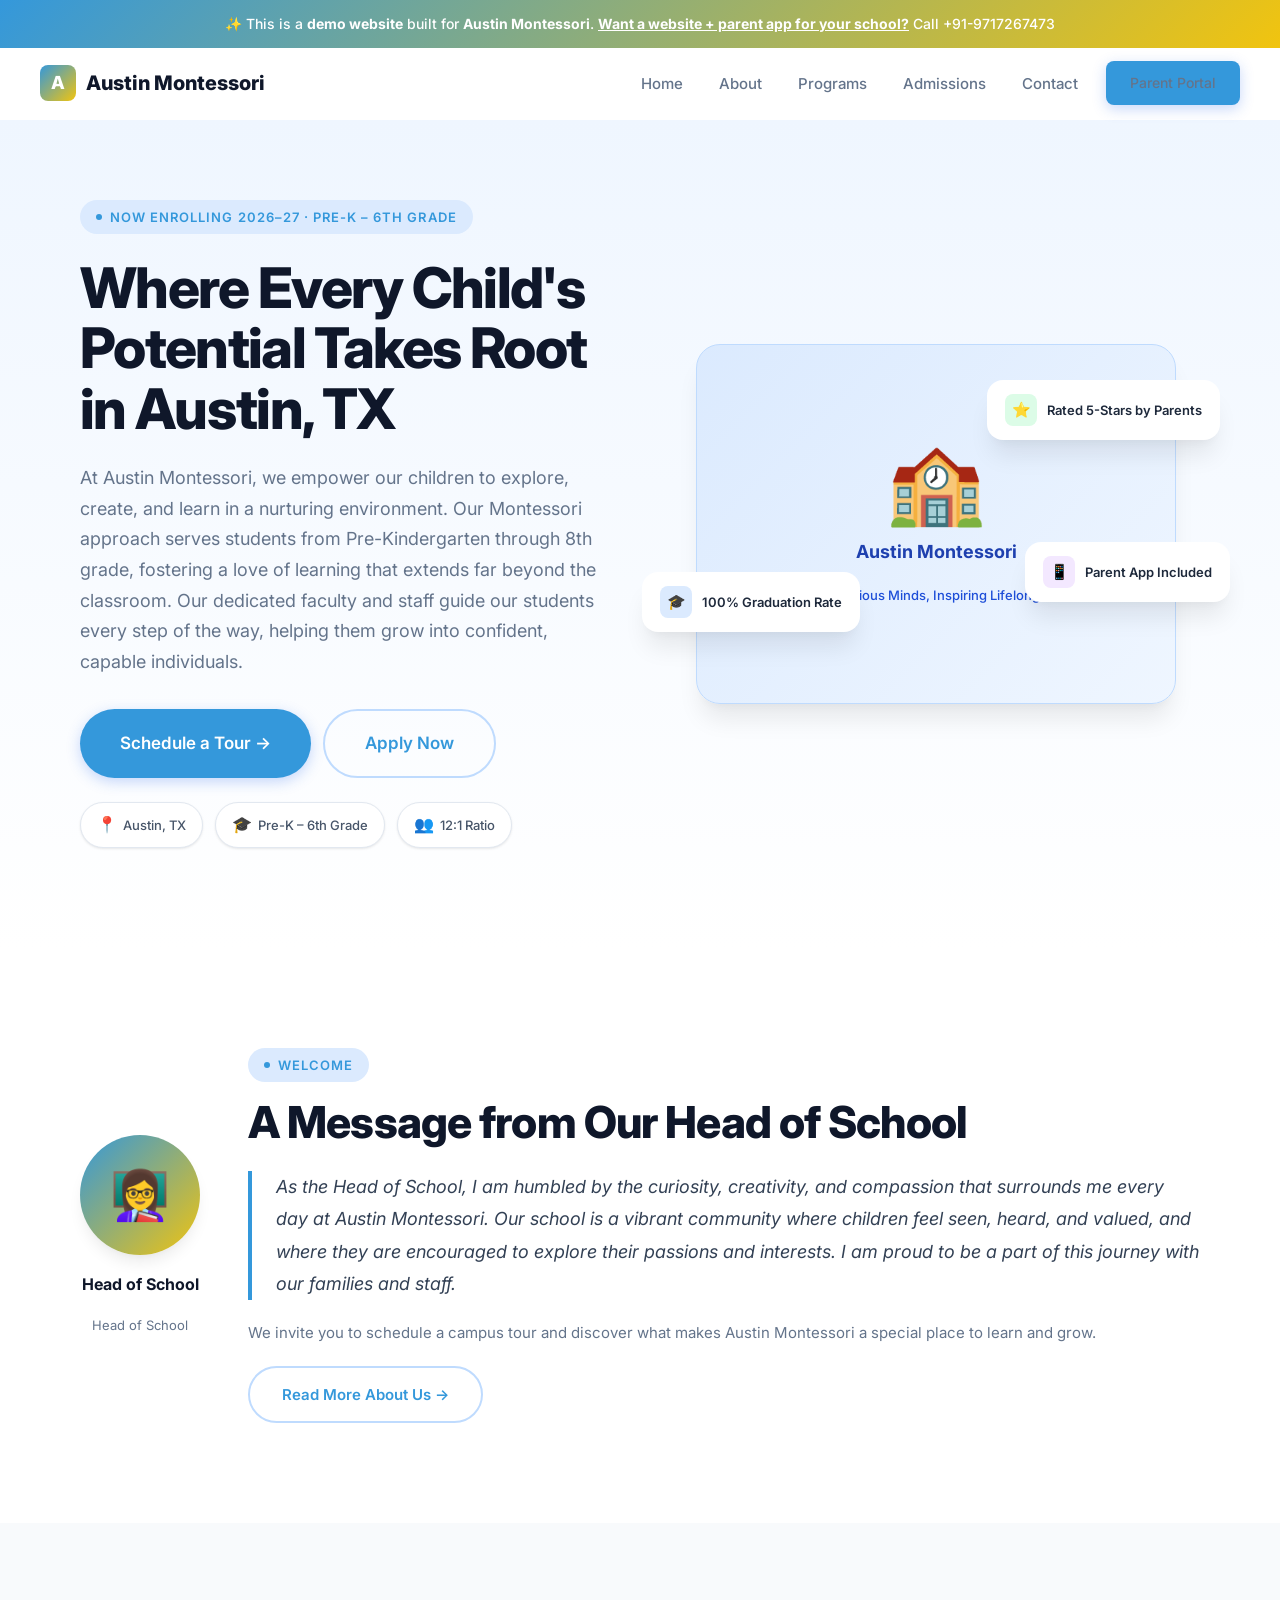
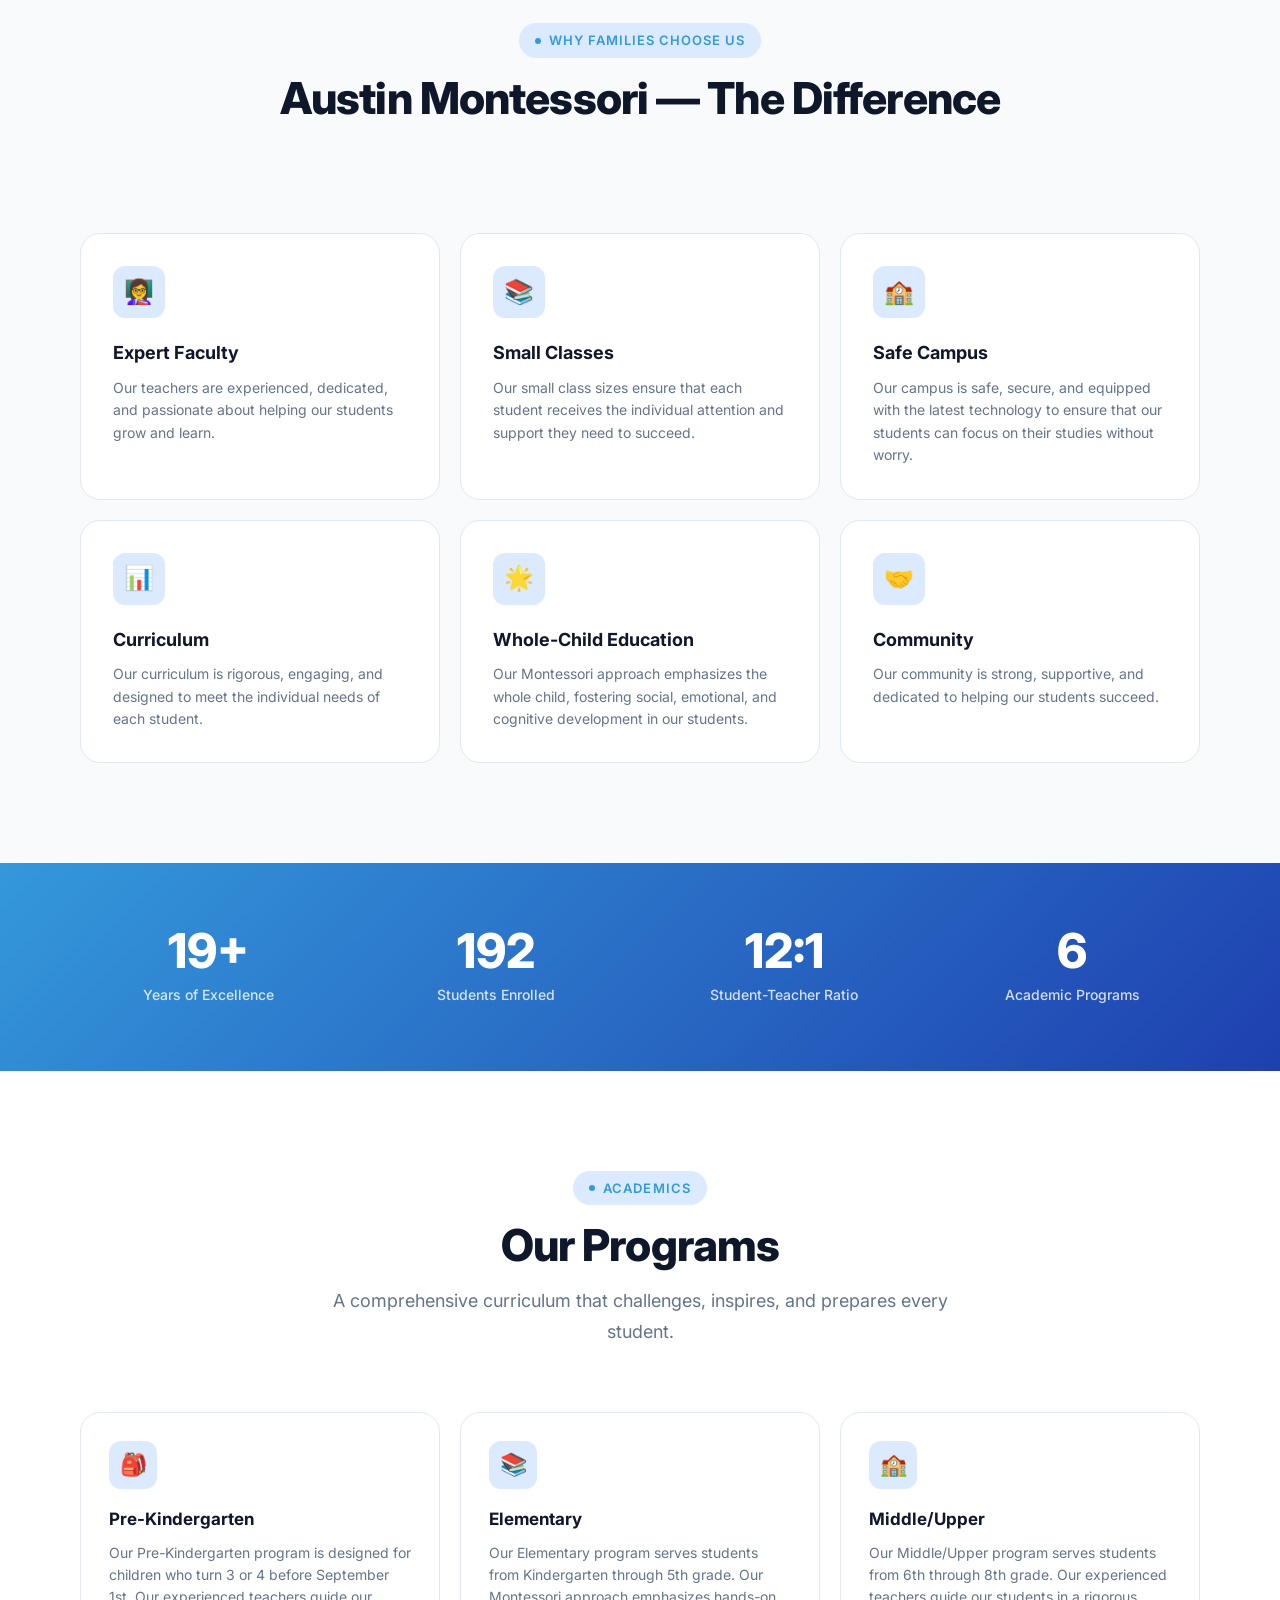
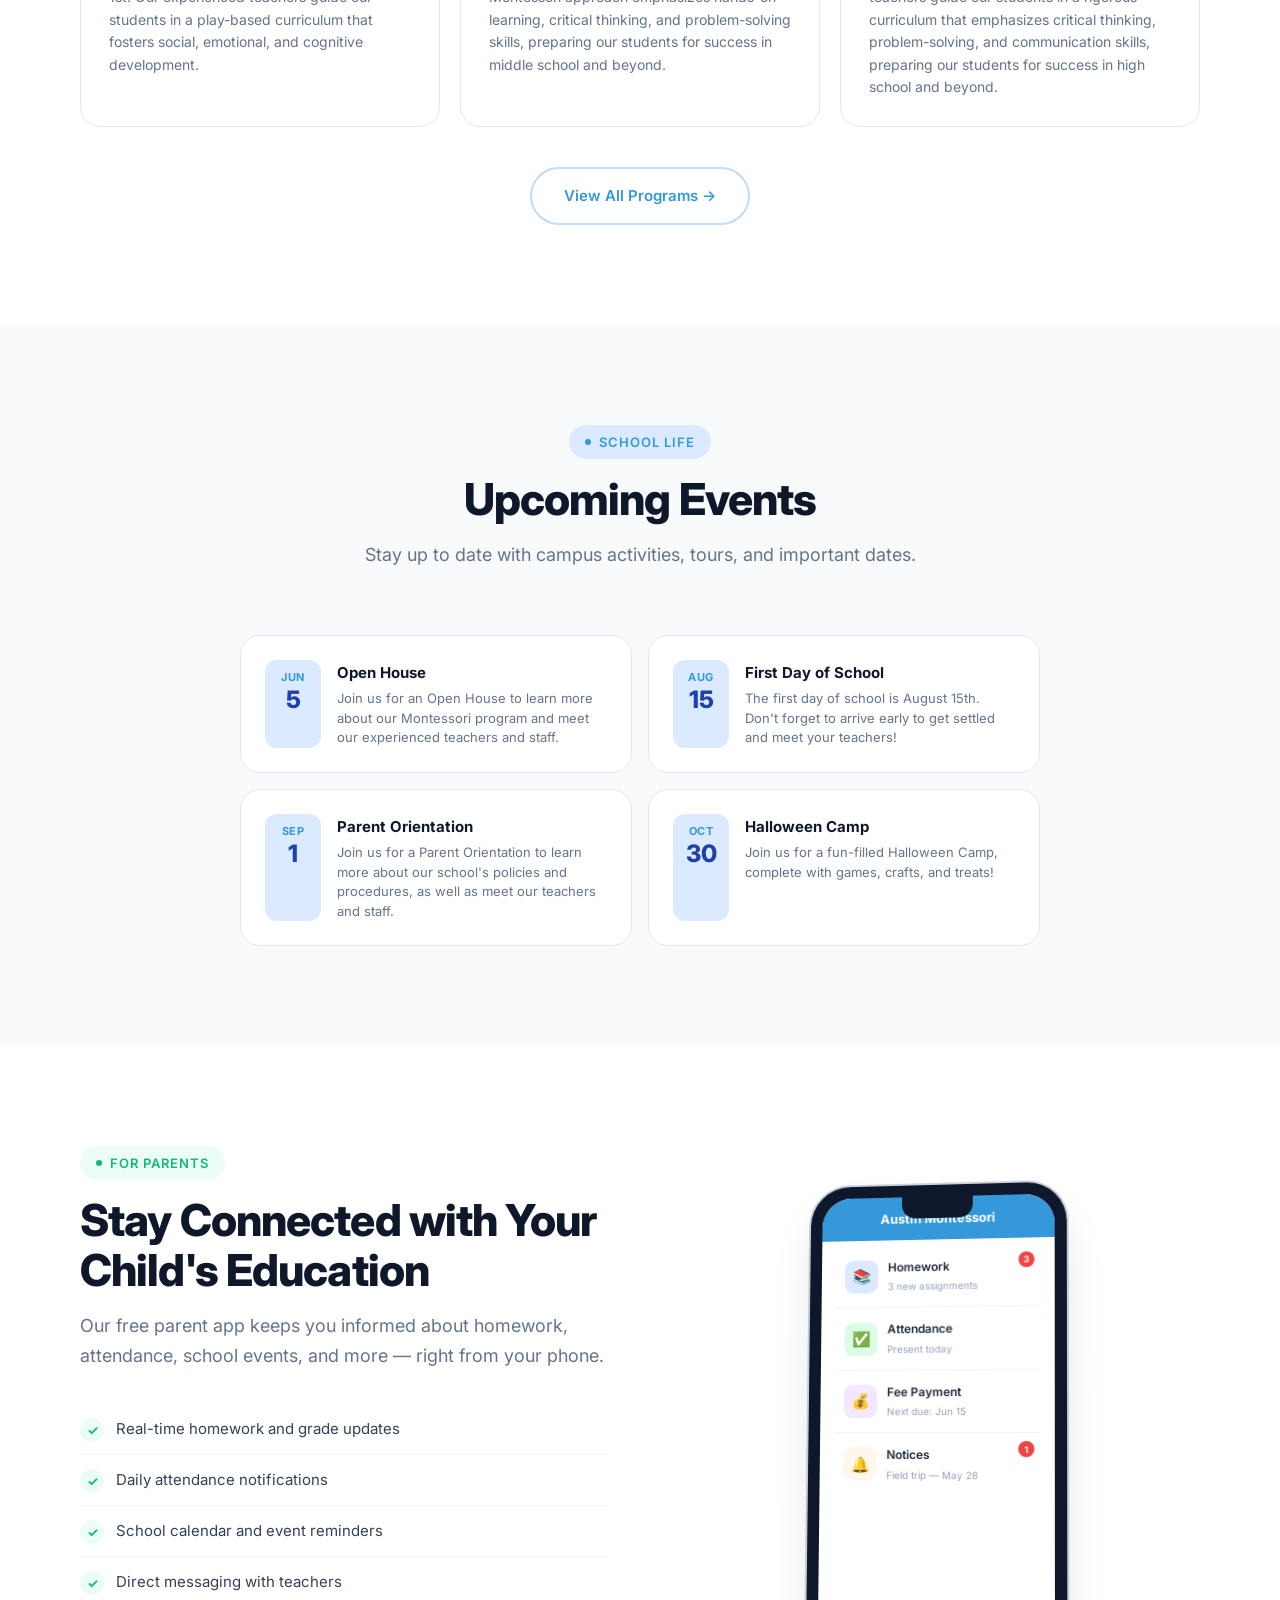
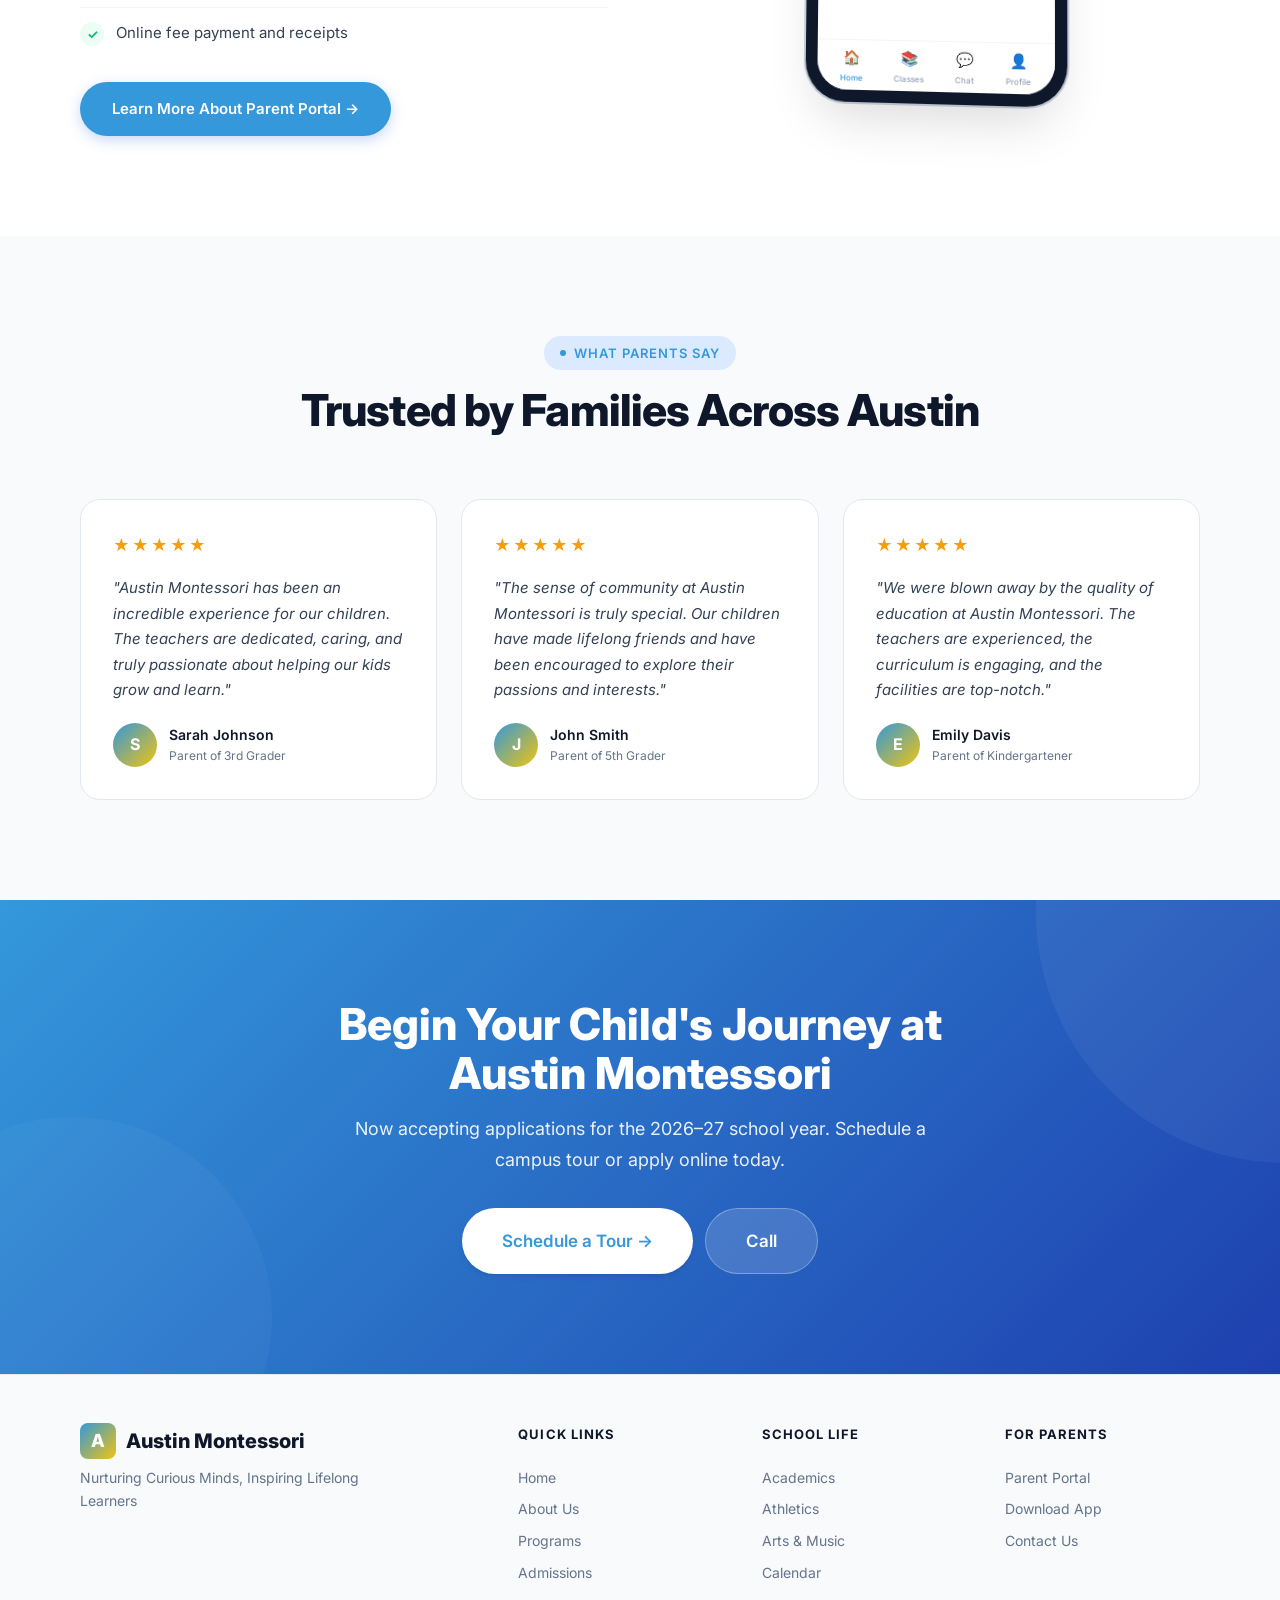
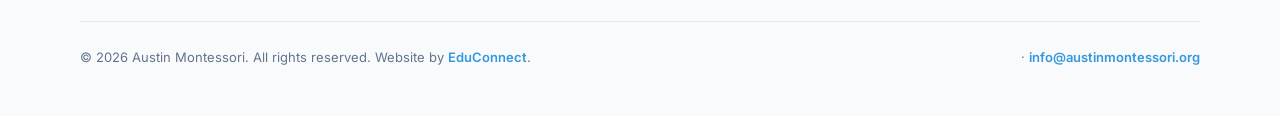
<file: index.html>
<!DOCTYPE html><html lang="en"><head>
  <meta charset="UTF-8"><meta name="viewport" content="width=device-width,initial-scale=1.0">
  <title>Home — Austin Montessori</title>
  <meta name="description" content="Home — Austin Montessori, a premier school in Austin, TX serving Pre-K – 6th Grade.">
  <meta property="og:title" content="Home — Austin Montessori"><meta property="og:type" content="website">
  <link rel="preconnect" href="https://fonts.googleapis.com"><link rel="preconnect" href="https://fonts.gstatic.com" crossorigin>
  <link href="https://fonts.googleapis.com/css2?family=Inter:wght@400;500;600;700;800&display=swap" rel="stylesheet">
  <link rel="stylesheet" href="/styles.css"><script src="/main.js" defer></script>
</head><body><div class="demo-banner">
  ✨ This is a <strong>demo website</strong> built for <strong>Austin Montessori</strong>.
  <a href="mailto:bhupender@myfirststepschool.com">Want a website + parent app for your school?</a> Call +91-9717267473
</div>
<nav class="navbar">
  <a href="/" class="logo"><span class="logo-icon">A</span>Austin Montessori</a>
  <div class="nav-links">
    <a href="/">Home</a>
    <a href="/about.html">About</a>
    <a href="/programs.html">Programs</a>
    <a href="/admissions.html">Admissions</a>
    <a href="/contact.html">Contact</a>
    <a href="/parents.html" class="btn btn-primary" style="padding:10px 24px;font-size:14px">Parent Portal</a>
  </div>
  <button class="hamburger" aria-label="Toggle menu"><span></span><span></span><span></span></button>
</nav><main>
<section class="hero"><div class="container"><div class="hero-inner">
  <div class="hero-content">
    <div class="badge animate-on-scroll mb-6">Now Enrolling 2026–27 · Pre-K – 6th Grade</div>
    <h1 class="heading-xl animate-on-scroll mb-6">Where Every Child's Potential Takes Root in Austin, TX</h1>
    <p class="text-lg text-muted animate-on-scroll mb-8">At Austin Montessori, we empower our children to explore, create, and learn in a nurturing environment. Our Montessori approach serves students from Pre-Kindergarten through 8th grade, fostering a love of learning that extends far beyond the classroom. Our dedicated faculty and staff guide our students every step of the way, helping them grow into confident, capable individuals.</p>
    <div class="hero-actions animate-on-scroll">
      <a href="/admissions.html" class="btn btn-primary btn-lg">Schedule a Tour →</a>
      <a href="/admissions.html" class="btn btn-outline btn-lg">Apply Now</a>
    </div>
    <div class="hero-info-cards animate-on-scroll" style="margin-top:24px">
      <div class="info-chip"><span class="ic-icon">📍</span> Austin, TX</div>
      <div class="info-chip"><span class="ic-icon">🎓</span> Pre-K – 6th Grade</div>
      <div class="info-chip"><span class="ic-icon">👥</span> 12:1 Ratio</div>
    </div>
  </div>
  <div class="hero-visual animate-on-scroll">
    <div class="school-illustration"><div class="school-illustration-inner">
      <div class="school-building">🏫</div><h3>Austin Montessori</h3><p>Nurturing Curious Minds, Inspiring Lifelong Learners</p>
    </div></div>
    <div class="float-card card-1"><div class="fc-icon green">⭐</div>Rated 5-Stars by Parents</div>
    <div class="float-card card-2"><div class="fc-icon blue">🎓</div>100% Graduation Rate</div>
    <div class="float-card card-3"><div class="fc-icon purple">📱</div>Parent App Included</div>
  </div>
</div></div></section>

<section class="welcome-section section-padding"><div class="container"><div class="welcome-grid">
  <div class="principal-card animate-on-scroll">
    <div class="principal-avatar">👩‍🏫</div>
    <div class="principal-name">Head of School</div><div class="principal-title">Head of School</div>
  </div>
  <div class="welcome-text animate-on-scroll">
    <div class="badge mb-4">Welcome</div>
    <h2 class="heading-lg mb-6">A Message from Our Head of School</h2>
    <blockquote>As the Head of School, I am humbled by the curiosity, creativity, and compassion that surrounds me every day at Austin Montessori. Our school is a vibrant community where children feel seen, heard, and valued, and where they are encouraged to explore their passions and interests. I am proud to be a part of this journey with our families and staff.</blockquote>
    <p>We invite you to schedule a campus tour and discover what makes Austin Montessori a special place to learn and grow.</p>
    <a href="/about.html" class="btn btn-outline" style="margin-top:20px">Read More About Us →</a>
  </div>
</div></div></section>

<section class="features-section section-padding"><div class="container">
  <div class="text-center mb-16">
    <div class="badge animate-on-scroll mb-4">Why Families Choose Us</div>
    <h2 class="heading-lg animate-on-scroll mb-4">Austin Montessori — The Difference</h2>
    <p class="text-lg text-muted max-w-lg mx-auto animate-on-scroll">Discover why families across Austin trust us with their children's education.</p>
  </div>
  <div class="features-grid">
      <div class="feature-card animate-on-scroll stagger-1">
        <div class="feature-icon">👩‍🏫</div><h3>Expert Faculty</h3><p>Our teachers are experienced, dedicated, and passionate about helping our students grow and learn.</p>
      </div>
      <div class="feature-card animate-on-scroll stagger-2">
        <div class="feature-icon">📚</div><h3>Small Classes</h3><p>Our small class sizes ensure that each student receives the individual attention and support they need to succeed.</p>
      </div>
      <div class="feature-card animate-on-scroll stagger-3">
        <div class="feature-icon">🏫</div><h3>Safe Campus</h3><p>Our campus is safe, secure, and equipped with the latest technology to ensure that our students can focus on their studies without worry.</p>
      </div>
      <div class="feature-card animate-on-scroll stagger-4">
        <div class="feature-icon">📊</div><h3>Curriculum</h3><p>Our curriculum is rigorous, engaging, and designed to meet the individual needs of each student.</p>
      </div>
      <div class="feature-card animate-on-scroll stagger-5">
        <div class="feature-icon">🌟</div><h3>Whole-Child Education</h3><p>Our Montessori approach emphasizes the whole child, fostering social, emotional, and cognitive development in our students.</p>
      </div>
      <div class="feature-card animate-on-scroll stagger-6">
        <div class="feature-icon">🤝</div><h3>Community</h3><p>Our community is strong, supportive, and dedicated to helping our students succeed.</p>
      </div></div>
</div></section>

<section class="stats-section"><div class="container"><div class="stats-grid">
  <div class="animate-on-scroll stagger-1"><div class="stat-value" data-count="20" data-suffix="+">0+</div><div class="stat-label">Years of Excellence</div></div>
  <div class="animate-on-scroll stagger-2"><div class="stat-value" data-count="200">0</div><div class="stat-label">Students Enrolled</div></div>
  <div class="animate-on-scroll stagger-3"><div class="stat-value">12:1</div><div class="stat-label">Student-Teacher Ratio</div></div>
  <div class="animate-on-scroll stagger-4"><div class="stat-value" data-count="6">0</div><div class="stat-label">Academic Programs</div></div>
</div></div></section>

<section class="programs-section section-padding"><div class="container">
  <div class="text-center mb-16">
    <div class="badge animate-on-scroll mb-4">Academics</div>
    <h2 class="heading-lg animate-on-scroll mb-4">Our Programs</h2>
    <p class="text-lg text-muted max-w-lg mx-auto animate-on-scroll">A comprehensive curriculum that challenges, inspires, and prepares every student.</p>
  </div>
  <div class="programs-grid">
      <div class="program-card animate-on-scroll stagger-1">
        <div class="program-icon">🎒</div><h3>Pre-Kindergarten</h3><p>Our Pre-Kindergarten program is designed for children who turn 3 or 4 before September 1st. Our experienced teachers guide our students in a play-based curriculum that fosters social, emotional, and cognitive development.</p>
      </div>
      <div class="program-card animate-on-scroll stagger-2">
        <div class="program-icon">📚</div><h3>Elementary</h3><p>Our Elementary program serves students from Kindergarten through 5th grade. Our Montessori approach emphasizes hands-on learning, critical thinking, and problem-solving skills, preparing our students for success in middle school and beyond.</p>
      </div>
      <div class="program-card animate-on-scroll stagger-3">
        <div class="program-icon">🏫</div><h3>Middle/Upper</h3><p>Our Middle/Upper program serves students from 6th through 8th grade. Our experienced teachers guide our students in a rigorous curriculum that emphasizes critical thinking, problem-solving, and communication skills, preparing our students for success in high school and beyond.</p>
      </div></div>
  <div class="text-center animate-on-scroll" style="margin-top:40px"><a href="/programs.html" class="btn btn-outline">View All Programs →</a></div>
</div></section>

<section class="events-section section-padding"><div class="container">
  <div class="text-center mb-16">
    <div class="badge animate-on-scroll mb-4">School Life</div>
    <h2 class="heading-lg animate-on-scroll mb-4">Upcoming Events</h2>
    <p class="text-lg text-muted max-w-lg mx-auto animate-on-scroll">Stay up to date with campus activities, tours, and important dates.</p>
  </div>
  <div class="events-grid"><div class="event-card animate-on-scroll stagger-1">
        <div class="event-date"><div class="month">Jun</div><div class="day">5</div></div>
        <div class="event-info"><h4>Open House</h4><p>Join us for an Open House to learn more about our Montessori program and meet our experienced teachers and staff.</p></div>
      </div><div class="event-card animate-on-scroll stagger-2">
        <div class="event-date"><div class="month">Aug</div><div class="day">15</div></div>
        <div class="event-info"><h4>First Day of School</h4><p>The first day of school is August 15th. Don't forget to arrive early to get settled and meet your teachers!</p></div>
      </div><div class="event-card animate-on-scroll stagger-3">
        <div class="event-date"><div class="month">Sep</div><div class="day">1</div></div>
        <div class="event-info"><h4>Parent Orientation</h4><p>Join us for a Parent Orientation to learn more about our school's policies and procedures, as well as meet our teachers and staff.</p></div>
      </div><div class="event-card animate-on-scroll stagger-4">
        <div class="event-date"><div class="month">Oct</div><div class="day">30</div></div>
        <div class="event-info"><h4>Halloween Camp</h4><p>Join us for a fun-filled Halloween Camp, complete with games, crafts, and treats!</p></div>
      </div></div>
</div></section>

<section class="portal-section section-padding"><div class="container"><div class="portal-grid">
  <div>
    <div class="badge accent animate-on-scroll mb-4">For Parents</div>
    <h2 class="heading-lg animate-on-scroll mb-4">Stay Connected with Your Child's Education</h2>
    <p class="text-lg text-muted animate-on-scroll mb-8">Our free parent app keeps you informed about homework, attendance, school events, and more — right from your phone.</p>
    <ul class="portal-features animate-on-scroll">
      <li><span class="pf-icon">✓</span>Real-time homework and grade updates</li>
      <li><span class="pf-icon">✓</span>Daily attendance notifications</li>
      <li><span class="pf-icon">✓</span>School calendar and event reminders</li>
      <li><span class="pf-icon">✓</span>Direct messaging with teachers</li>
      <li><span class="pf-icon">✓</span>Online fee payment and receipts</li>
    </ul>
    <a href="/parents.html" class="btn btn-primary animate-on-scroll" style="margin-top:24px">Learn More About Parent Portal →</a>
  </div>
  <div class="animate-on-scroll" style="display:flex;justify-content:center">
    <div class="phone-mockup"><div class="phone-screen">
      <div class="phone-status-bar">Austin Montessori</div>
      <div class="phone-screen-content">
        <div class="phone-nav-item"><div class="phone-nav-icon blue">📚</div><div><div class="phone-nav-label">Homework</div><div class="phone-nav-sub">3 new assignments</div></div><div class="phone-badge">3</div></div>
        <div class="phone-nav-item"><div class="phone-nav-icon green">✅</div><div><div class="phone-nav-label">Attendance</div><div class="phone-nav-sub">Present today</div></div></div>
        <div class="phone-nav-item"><div class="phone-nav-icon purple">💰</div><div><div class="phone-nav-label">Fee Payment</div><div class="phone-nav-sub">Next due: Jun 15</div></div></div>
        <div class="phone-nav-item"><div class="phone-nav-icon orange">🔔</div><div><div class="phone-nav-label">Notices</div><div class="phone-nav-sub">Field trip — May 28</div></div><div class="phone-badge">1</div></div>
      </div>
      <div class="phone-bottom-bar">
        <div class="phone-tab active"><div style="font-size:14px">🏠</div>Home</div>
        <div class="phone-tab"><div style="font-size:14px">📚</div>Classes</div>
        <div class="phone-tab"><div style="font-size:14px">💬</div>Chat</div>
        <div class="phone-tab"><div style="font-size:14px">👤</div>Profile</div>
      </div>
    </div></div>
  </div>
</div></div></section>

<section class="testimonials-section section-padding"><div class="container">
  <div class="text-center mb-16">
    <div class="badge animate-on-scroll mb-4">What Parents Say</div>
    <h2 class="heading-lg animate-on-scroll mb-4">Trusted by Families Across Austin</h2>
  </div>
  <div class="testimonials-grid">
      <div class="testimonial-card animate-on-scroll stagger-1">
        <div class="stars"><span class="star">★</span><span class="star">★</span><span class="star">★</span><span class="star">★</span><span class="star">★</span></div>
        <p class="testimonial-text">"Austin Montessori has been an incredible experience for our children. The teachers are dedicated, caring, and truly passionate about helping our kids grow and learn."</p>
        <div class="testimonial-author"><div class="author-avatar">S</div>
        <div class="author-info"><div class="author-name">Sarah Johnson</div><div class="author-role">Parent of 3rd Grader</div></div></div>
      </div>
      <div class="testimonial-card animate-on-scroll stagger-2">
        <div class="stars"><span class="star">★</span><span class="star">★</span><span class="star">★</span><span class="star">★</span><span class="star">★</span></div>
        <p class="testimonial-text">"The sense of community at Austin Montessori is truly special. Our children have made lifelong friends and have been encouraged to explore their passions and interests."</p>
        <div class="testimonial-author"><div class="author-avatar">J</div>
        <div class="author-info"><div class="author-name">John Smith</div><div class="author-role">Parent of 5th Grader</div></div></div>
      </div>
      <div class="testimonial-card animate-on-scroll stagger-3">
        <div class="stars"><span class="star">★</span><span class="star">★</span><span class="star">★</span><span class="star">★</span><span class="star">★</span></div>
        <p class="testimonial-text">"We were blown away by the quality of education at Austin Montessori. The teachers are experienced, the curriculum is engaging, and the facilities are top-notch."</p>
        <div class="testimonial-author"><div class="author-avatar">E</div>
        <div class="author-info"><div class="author-name">Emily Davis</div><div class="author-role">Parent of Kindergartener</div></div></div>
      </div></div>
</div></section>

<section class="cta-section"><div class="container"><div class="cta-content animate-on-scroll">
  <h2>Begin Your Child's Journey at Austin Montessori</h2>
  <p>Now accepting applications for the 2026–27 school year. Schedule a campus tour or apply online today.</p>
  <div class="cta-actions">
    <a href="/admissions.html" class="btn btn-white btn-lg">Schedule a Tour →</a>
    <a href="tel:" class="btn btn-lg" style="background:rgba(255,255,255,.15);color:white;border:1px solid rgba(255,255,255,.3)">Call </a>
  </div>
</div></div></section>
</main><footer class="footer">
  <div class="container">
    <div class="footer-grid">
      <div class="footer-brand">
        <div class="logo" style="margin-bottom:8px"><span class="logo-icon">A</span>Austin Montessori</div>
        <p>Nurturing Curious Minds, Inspiring Lifelong Learners</p>
        <p style="margin-top:12px;font-size:13px"></p>
      </div>
      <div class="footer-col"><h4>Quick Links</h4><a href="/">Home</a><a href="/about.html">About Us</a><a href="/programs.html">Programs</a><a href="/admissions.html">Admissions</a></div>
      <div class="footer-col"><h4>School Life</h4><a href="/programs.html">Academics</a><a href="/programs.html">Athletics</a><a href="/programs.html">Arts &amp; Music</a><a href="/contact.html">Calendar</a></div>
      <div class="footer-col"><h4>For Parents</h4><a href="/parents.html">Parent Portal</a><a href="/parents.html">Download App</a><a href="/contact.html">Contact Us</a><a href="tel:"></a></div>
    </div>
    <div class="footer-bottom">
      <p>&copy; 2026 Austin Montessori. All rights reserved. Website by <a href="mailto:bhupender@myfirststepschool.com">EduConnect</a>.</p>
      <p> &middot; <a href="mailto:info@austinmontessori.org">info@austinmontessori.org</a></p>
    </div>
  </div>
</footer></body></html>
</file>
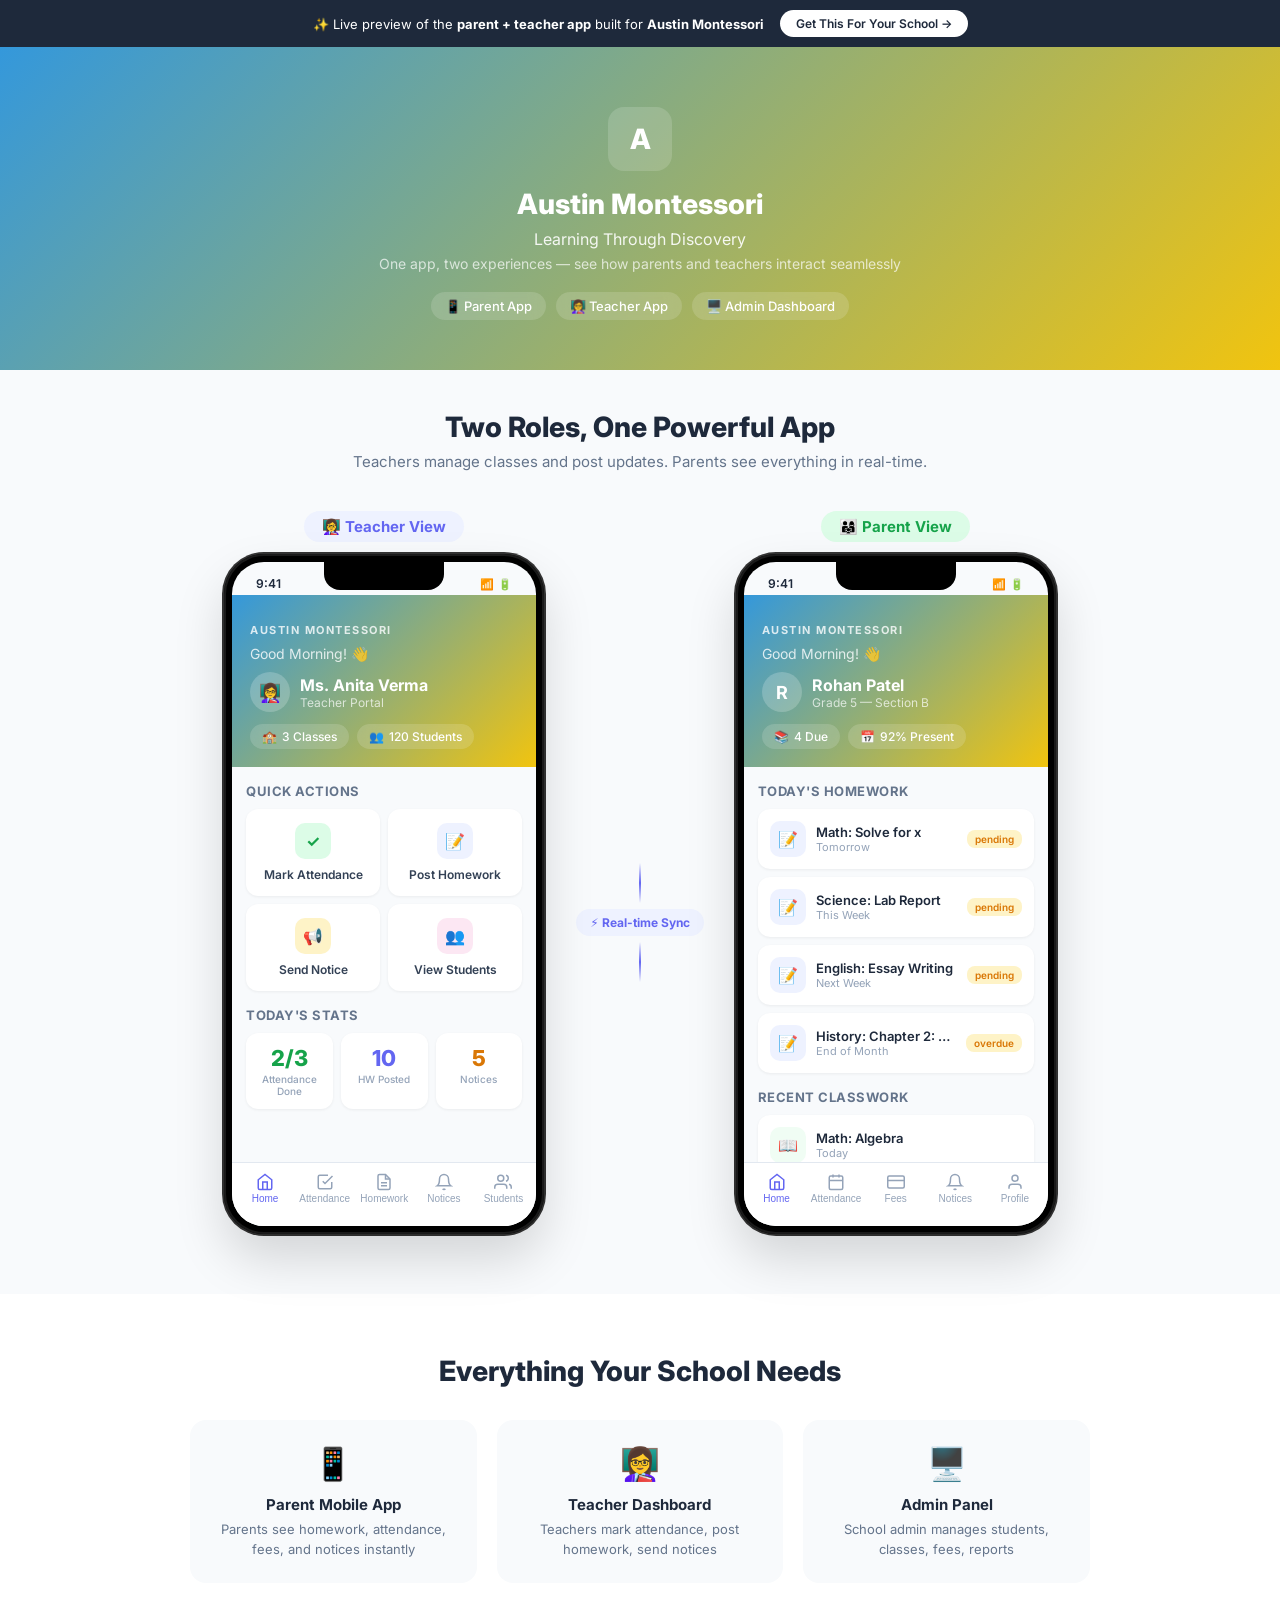
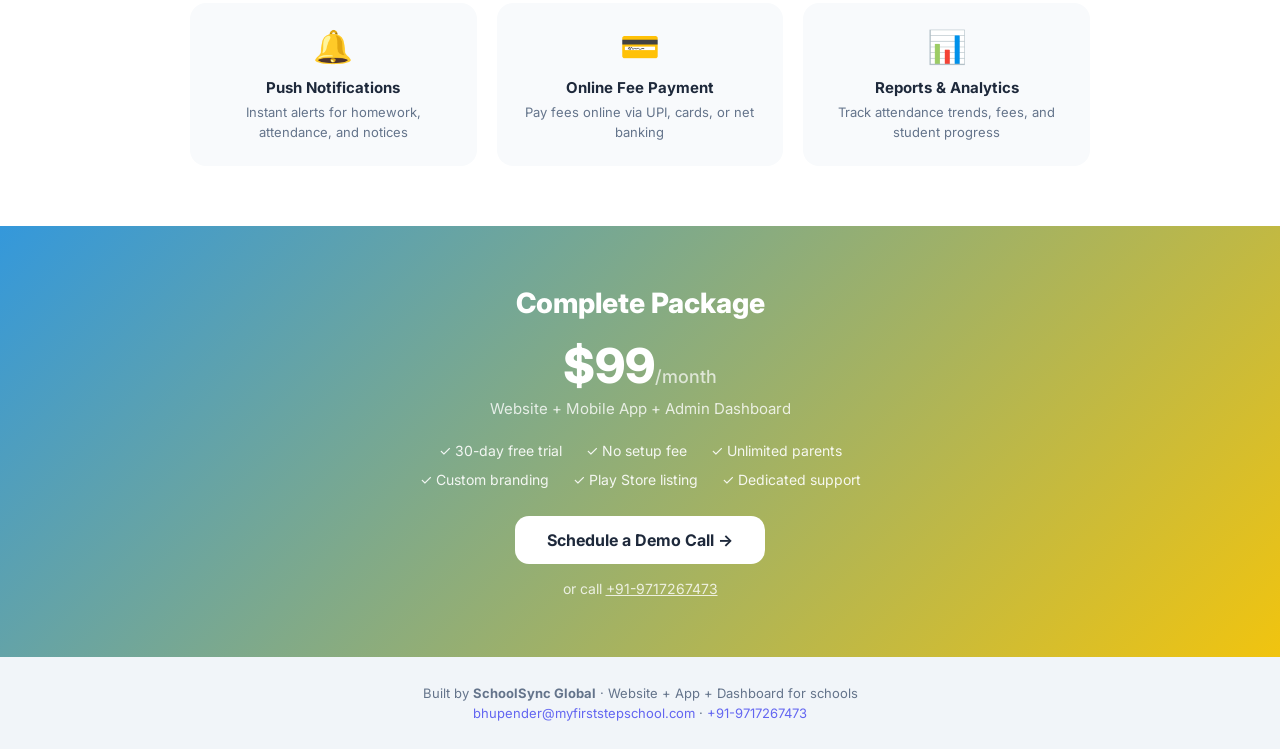
<file: app/index.html>
<!DOCTYPE html>
<html lang="en">
<head>
  <meta charset="UTF-8">
  <meta name="viewport" content="width=device-width,initial-scale=1.0">
  <title>Austin Montessori — App Preview</title>
  <meta name="description" content="See how the Austin Montessori parent &amp; teacher app would look. Homework, attendance, fees, notices — all in one app.">
  <link rel="preconnect" href="https://fonts.googleapis.com">
  <link rel="preconnect" href="https://fonts.gstatic.com" crossorigin>
  <link href="https://fonts.googleapis.com/css2?family=Inter:wght@400;500;600;700;800&display=swap" rel="stylesheet">
  <link rel="stylesheet" href="/app/styles.css">
</head>
<body>
  <!-- Top banner -->
  <div class="demo-banner">
    <div class="banner-inner">
      <span>✨ Live preview of the <strong>parent + teacher app</strong> built for <strong>Austin Montessori</strong></span>
      <a href="mailto:bhupender@myfirststepschool.com" class="banner-cta">Get This For Your School →</a>
    </div>
  </div>

  <!-- Hero section -->
  <div class="hero-section" style="background:linear-gradient(135deg,#3498db,#f1c40f)">
    <div class="hero-content">
      <div class="hero-logo" style="background:rgba(255,255,255,.15)">A</div>
      <h1>Austin Montessori</h1>
      <p class="hero-tagline">Learning Through Discovery</p>
      <p class="hero-desc">One app, two experiences — see how parents and teachers interact seamlessly</p>
      <div class="hero-badges">
        <span class="hero-badge">📱 Parent App</span>
        <span class="hero-badge">👩‍🏫 Teacher App</span>
        <span class="hero-badge">🖥️ Admin Dashboard</span>
      </div>
    </div>
  </div>

  <!-- Dual Phone Section -->
  <div class="phones-section">
    <div class="phones-header">
      <h2>Two Roles, One Powerful App</h2>
      <p>Teachers manage classes and post updates. Parents see everything in real-time.</p>
    </div>

    <div class="phones-container">
      <!-- TEACHER PHONE -->
      <div class="phone-wrapper">
        <div class="phone-label teacher-label">👩‍🏫 Teacher View</div>
        <div class="phone-frame" id="teacher-phone">
          <div class="phone-notch"></div>
          <div class="phone-screen">
            <div class="status-bar">
              <span class="time">9:41</span>
              <div class="status-icons"><span>📶</span><span>🔋</span></div>
            </div>

            <!-- Teacher: Dashboard -->
            <div class="app-screen active" data-screen="t-dashboard" data-phone="teacher">
              <div class="screen-hero" style="background:linear-gradient(135deg,#3498db,#f1c40f)">
                <div class="app-name-bar">Austin Montessori</div>
                <div class="hero-greeting">Good Morning! 👋</div>
                <div class="hero-student">
                  <div class="student-avatar">👩‍🏫</div>
                  <div>
                    <div class="student-name">Ms. Anita Verma</div>
                    <div class="student-class">Teacher Portal</div>
                  </div>
                </div>
                <div class="hero-chips">
                  <div class="glass-chip"><span>🏫</span> 3 Classes</div>
                  <div class="glass-chip"><span>👥</span> 120 Students</div>
                </div>
              </div>
              <div class="screen-body">
                <div class="section-label">Quick Actions</div>
                <div class="quick-actions">
                  <div class="action-card" data-goto="t-attendance">
                    <div class="action-icon" style="background:#DCFCE7;color:#16A34A">✓</div>
                    <span>Mark Attendance</span>
                  </div>
                  <div class="action-card" data-goto="t-homework">
                    <div class="action-icon" style="background:#EEF2FF;color:#6366F1">📝</div>
                    <span>Post Homework</span>
                  </div>
                  <div class="action-card" data-goto="t-notices">
                    <div class="action-icon" style="background:#FEF3C7;color:#D97706">📢</div>
                    <span>Send Notice</span>
                  </div>
                  <div class="action-card" data-goto="t-students">
                    <div class="action-icon" style="background:#FCE7F3;color:#DB2777">👥</div>
                    <span>View Students</span>
                  </div>
                </div>
                <div class="section-label" style="margin-top:16px">Today's Stats</div>
                <div class="stats-row">
                  <div class="stat-card"><div class="stat-num" style="color:#16A34A">2/3</div><div class="stat-lbl">Attendance Done</div></div>
                  <div class="stat-card"><div class="stat-num" style="color:#6366F1">10</div><div class="stat-lbl">HW Posted</div></div>
                  <div class="stat-card"><div class="stat-num" style="color:#D97706">5</div><div class="stat-lbl">Notices</div></div>
                </div>
              </div>
            </div>

            <!-- Teacher: Mark Attendance -->
            <div class="app-screen" data-screen="t-attendance" data-phone="teacher">
              <div class="screen-hero compact" style="background:linear-gradient(135deg,#3498db,#f1c40f)">
                <div class="app-name-bar">Austin Montessori</div>
                <div class="screen-title">Mark Attendance</div>
                <div class="screen-subtitle">Monday, May 25, 2026</div>
              </div>
              <div class="screen-body">
                <div class="class-selector"><div class="class-chip active">Grade 3-A</div><div class="class-chip">Grade 3-B</div><div class="class-chip">Grade 4-A</div></div>
                <div class="attendance-toolbar">
                  <button class="att-btn present-btn">All Present</button>
                  <button class="att-btn absent-btn">All Absent</button>
                </div>
                <div id="teacher-attendance-list" class="card-list"></div>
              </div>
            </div>

            <!-- Teacher: Post Homework -->
            <div class="app-screen" data-screen="t-homework" data-phone="teacher">
              <div class="screen-hero compact" style="background:linear-gradient(135deg,#3498db,#f1c40f)">
                <div class="app-name-bar">Austin Montessori</div>
                <div class="screen-title">Homework</div>
                <div class="screen-subtitle">Post &amp; Manage</div>
              </div>
              <div class="screen-body">
                <div class="form-area">
                  <div class="form-group"><label class="form-label">Class</label><div class="form-select">Grade 3 — Section A</div></div>
                  <div class="form-group"><label class="form-label">Subject</label><div class="form-select">Mathematics</div></div>
                  <div class="form-group"><label class="form-label">Title</label><div class="form-input-demo">Chapter 5 — Fractions Practice</div></div>
                  <div class="form-group"><label class="form-label">Due Date</label><div class="form-input-demo">Tomorrow</div></div>
                  <button class="submit-btn" style="background:#3498db">📤 Post Homework</button>
                </div>
                <div class="section-label" style="margin-top:16px">Recently Posted</div>
                <div id="teacher-hw-list" class="card-list"></div>
              </div>
            </div>

            <!-- Teacher: Send Notice -->
            <div class="app-screen" data-screen="t-notices" data-phone="teacher">
              <div class="screen-hero compact" style="background:linear-gradient(135deg,#3498db,#f1c40f)">
                <div class="app-name-bar">Austin Montessori</div>
                <div class="screen-title">Notices</div>
                <div class="screen-subtitle">Post Announcements</div>
              </div>
              <div class="screen-body">
                <div class="form-area">
                  <div class="form-group"><label class="form-label">Target</label><div class="class-selector"><div class="class-chip active">All Classes</div><div class="class-chip">3-A</div><div class="class-chip">3-B</div></div></div>
                  <div class="form-group"><label class="form-label">Title</label><div class="form-input-demo">Annual Day Celebration</div></div>
                  <div class="form-group"><label class="form-label">Message</label><div class="form-textarea-demo">Our Annual Day will be held on June 15th. All parents are invited.</div></div>
                  <button class="submit-btn" style="background:#3498db">📢 Post Notice</button>
                </div>
                <div class="section-label" style="margin-top:16px">Recent</div>
                <div id="teacher-notices-list" class="card-list"></div>
              </div>
            </div>

            <!-- Teacher: Students -->
            <div class="app-screen" data-screen="t-students" data-phone="teacher">
              <div class="screen-hero compact" style="background:linear-gradient(135deg,#3498db,#f1c40f)">
                <div class="app-name-bar">Austin Montessori</div>
                <div class="screen-title">Students</div>
                <div class="screen-subtitle">Class Directory</div>
              </div>
              <div class="screen-body">
                <div class="class-selector"><div class="class-chip active">Grade 3-A</div><div class="class-chip">Grade 3-B</div><div class="class-chip">Grade 4-A</div></div>
                <div class="search-bar"><span>🔍</span><span class="search-text">Search students...</span></div>
                <div id="teacher-students-list" class="card-list"></div>
              </div>
            </div>

            <div class="tab-bar">
              <button class="tab active" data-tab="t-dashboard" data-phone="teacher"><svg width="20" height="20" viewBox="0 0 24 24" fill="none" stroke="currentColor" stroke-width="2"><path d="M3 9l9-7 9 7v11a2 2 0 01-2 2H5a2 2 0 01-2-2z"/><polyline points="9 22 9 12 15 12 15 22"/></svg><span>Home</span></button>
              <button class="tab" data-tab="t-attendance" data-phone="teacher"><svg width="20" height="20" viewBox="0 0 24 24" fill="none" stroke="currentColor" stroke-width="2"><path d="M9 11l3 3L22 4"/><path d="M21 12v7a2 2 0 01-2 2H5a2 2 0 01-2-2V5a2 2 0 012-2h11"/></svg><span>Attendance</span></button>
              <button class="tab" data-tab="t-homework" data-phone="teacher"><svg width="20" height="20" viewBox="0 0 24 24" fill="none" stroke="currentColor" stroke-width="2"><path d="M14 2H6a2 2 0 00-2 2v16a2 2 0 002 2h12a2 2 0 002-2V8z"/><polyline points="14 2 14 8 20 8"/><line x1="16" y1="13" x2="8" y2="13"/><line x1="16" y1="17" x2="8" y2="17"/></svg><span>Homework</span></button>
              <button class="tab" data-tab="t-notices" data-phone="teacher"><svg width="20" height="20" viewBox="0 0 24 24" fill="none" stroke="currentColor" stroke-width="2"><path d="M18 8A6 6 0 006 8c0 7-3 9-3 9h18s-3-2-3-9"/><path d="M13.73 21a2 2 0 01-3.46 0"/></svg><span>Notices</span></button>
              <button class="tab" data-tab="t-students" data-phone="teacher"><svg width="20" height="20" viewBox="0 0 24 24" fill="none" stroke="currentColor" stroke-width="2"><path d="M17 21v-2a4 4 0 00-4-4H5a4 4 0 00-4 4v2"/><circle cx="9" cy="7" r="4"/><path d="M23 21v-2a4 4 0 00-3-3.87"/><path d="M16 3.13a4 4 0 010 7.75"/></svg><span>Students</span></button>
            </div>
          </div>
        </div>
      </div>

      <!-- Sync indicator -->
      <div class="sync-arrow">
        <div class="sync-line"></div>
        <div class="sync-badge">⚡ Real-time Sync</div>
        <div class="sync-line"></div>
      </div>

      <!-- PARENT PHONE -->
      <div class="phone-wrapper">
        <div class="phone-label parent-label">👨‍👩‍👧 Parent View</div>
        <div class="phone-frame" id="parent-phone">
          <div class="phone-notch"></div>
          <div class="phone-screen">
            <div class="status-bar">
              <span class="time">9:41</span>
              <div class="status-icons"><span>📶</span><span>🔋</span></div>
            </div>

            <!-- Parent: Home -->
            <div class="app-screen active" data-screen="p-home" data-phone="parent">
              <div class="screen-hero" style="background:linear-gradient(135deg,#3498db,#f1c40f)">
                <div class="app-name-bar">Austin Montessori</div>
                <div class="hero-greeting">Good Morning! 👋</div>
                <div class="hero-student">
                  <div class="student-avatar">R</div>
                  <div><div class="student-name">Rohan Patel</div><div class="student-class">Grade 5 — Section B</div></div>
                </div>
                <div class="hero-chips">
                  <div class="glass-chip"><span>📚</span> 4 Due</div>
                  <div class="glass-chip"><span>📅</span> 92% Present</div>
                </div>
              </div>
              <div class="screen-body">
                <div class="section-label">Today's Homework</div>
                <div id="homework-list" class="card-list"></div>
                <div class="section-label" style="margin-top:16px">Recent Classwork</div>
                <div id="classwork-list" class="card-list"></div>
              </div>
            </div>

            <!-- Parent: Attendance -->
            <div class="app-screen" data-screen="p-attendance" data-phone="parent">
              <div class="screen-hero compact" style="background:linear-gradient(135deg,#3498db,#f1c40f)">
                <div class="app-name-bar">Austin Montessori</div>
                <div class="screen-title">Attendance</div>
                <div class="screen-subtitle">May Summary</div>
              </div>
              <div class="screen-body">
                <div class="attendance-ring-area"><div class="ring-container"><svg class="progress-ring" viewBox="0 0 120 120"><circle class="ring-bg" cx="60" cy="60" r="52"/><circle class="ring-progress" cx="60" cy="60" r="52" stroke="#3498db" stroke-dasharray="326.7" stroke-dashoffset="26"/></svg><div class="ring-label">92%</div></div></div>
                <div class="attendance-stats">
                  <div class="att-stat present"><div class="att-num">22</div><div class="att-label">Present</div></div>
                  <div class="att-stat absent"><div class="att-num">2</div><div class="att-label">Absent</div></div>
                  <div class="att-stat other"><div class="att-num">4</div><div class="att-label">Holiday</div></div>
                </div>
                <div class="section-label">Recent Absences</div>
                <div id="absences-list" class="card-list"></div>
              </div>
            </div>

            <!-- Parent: Fees -->
            <div class="app-screen" data-screen="p-fees" data-phone="parent">
              <div class="screen-hero compact" style="background:linear-gradient(135deg,#3498db,#f1c40f)">
                <div class="app-name-bar">Austin Montessori</div>
                <div class="screen-title">Fees</div>
                <div class="screen-subtitle">Payment Summary</div>
              </div>
              <div class="screen-body">
                <div class="fee-summary"><div class="fee-total"><div class="fee-amount">$1,300</div><div class="fee-label">Total This Term</div></div><div class="fee-chips"><div class="fee-chip paid"><span>✓</span> <span>2</span> Paid</div><div class="fee-chip pending"><span>!</span> <span>2</span> Pending</div></div></div>
                <div class="section-label">Fee Details</div>
                <div id="fees-list" class="card-list"></div>
              </div>
            </div>

            <!-- Parent: Notices -->
            <div class="app-screen" data-screen="p-notices" data-phone="parent">
              <div class="screen-hero compact" style="background:linear-gradient(135deg,#3498db,#f1c40f)">
                <div class="app-name-bar">Austin Montessori</div>
                <div class="screen-title">Notices</div>
                <div class="screen-subtitle">School Announcements</div>
              </div>
              <div class="screen-body"><div id="notices-list" class="card-list"></div></div>
            </div>

            <!-- Parent: Profile -->
            <div class="app-screen" data-screen="p-profile" data-phone="parent">
              <div class="screen-hero compact" style="background:linear-gradient(135deg,#3498db,#f1c40f)">
                <div class="app-name-bar">Austin Montessori</div>
                <div class="screen-title">Profile</div>
                <div class="screen-subtitle">Student Information</div>
              </div>
              <div class="screen-body">
                <div class="profile-header"><div class="profile-avatar" style="background:linear-gradient(135deg,#3498db,#f1c40f)">R</div><div class="profile-name">Rohan Patel</div><div class="profile-class">Grade 5 — Section B · Roll No. 12</div></div>
                <div class="profile-details">
                  <div class="profile-row"><span class="profile-icon">🏫</span><div><div class="pd-label">School</div><div class="pd-value">Austin Montessori</div></div></div>
                  <div class="profile-row"><span class="profile-icon">👨‍👩‍👧</span><div><div class="pd-label">Parent</div><div class="pd-value">Komal Patel</div></div></div>
                  <div class="profile-row"><span class="profile-icon">📞</span><div><div class="pd-label">Contact</div><div class="pd-value">+1 512-123-4567</div></div></div>
                  <div class="profile-row"><span class="profile-icon">📧</span><div><div class="pd-label">Email</div><div class="pd-value">komal.patel@example.com</div></div></div>
                  <div class="profile-row"><span class="profile-icon">🩸</span><div><div class="pd-label">Blood Group</div><div class="pd-value">O+</div></div></div>
                </div>
              </div>
            </div>

            <div class="tab-bar">
              <button class="tab active" data-tab="p-home" data-phone="parent"><svg width="20" height="20" viewBox="0 0 24 24" fill="none" stroke="currentColor" stroke-width="2"><path d="M3 9l9-7 9 7v11a2 2 0 01-2 2H5a2 2 0 01-2-2z"/><polyline points="9 22 9 12 15 12 15 22"/></svg><span>Home</span></button>
              <button class="tab" data-tab="p-attendance" data-phone="parent"><svg width="20" height="20" viewBox="0 0 24 24" fill="none" stroke="currentColor" stroke-width="2"><rect x="3" y="4" width="18" height="18" rx="2" ry="2"/><line x1="16" y1="2" x2="16" y2="6"/><line x1="8" y1="2" x2="8" y2="6"/><line x1="3" y1="10" x2="21" y2="10"/></svg><span>Attendance</span></button>
              <button class="tab" data-tab="p-fees" data-phone="parent"><svg width="20" height="20" viewBox="0 0 24 24" fill="none" stroke="currentColor" stroke-width="2"><rect x="1" y="4" width="22" height="16" rx="2" ry="2"/><line x1="1" y1="10" x2="23" y2="10"/></svg><span>Fees</span></button>
              <button class="tab" data-tab="p-notices" data-phone="parent"><svg width="20" height="20" viewBox="0 0 24 24" fill="none" stroke="currentColor" stroke-width="2"><path d="M18 8A6 6 0 006 8c0 7-3 9-3 9h18s-3-2-3-9"/><path d="M13.73 21a2 2 0 01-3.46 0"/></svg><span>Notices</span></button>
              <button class="tab" data-tab="p-profile" data-phone="parent"><svg width="20" height="20" viewBox="0 0 24 24" fill="none" stroke="currentColor" stroke-width="2"><path d="M20 21v-2a4 4 0 00-4-4H8a4 4 0 00-4 4v2"/><circle cx="12" cy="7" r="4"/></svg><span>Profile</span></button>
            </div>
          </div>
        </div>
      </div>
    </div>
  </div>

  <!-- Features -->
  <div class="features-section">
    <div class="features-inner">
      <h2>Everything Your School Needs</h2>
      <div class="features-grid">
        <div class="feat-card"><div class="feat-icon">📱</div><h3>Parent Mobile App</h3><p>Parents see homework, attendance, fees, and notices instantly</p></div>
        <div class="feat-card"><div class="feat-icon">👩‍🏫</div><h3>Teacher Dashboard</h3><p>Teachers mark attendance, post homework, send notices</p></div>
        <div class="feat-card"><div class="feat-icon">🖥️</div><h3>Admin Panel</h3><p>School admin manages students, classes, fees, reports</p></div>
        <div class="feat-card"><div class="feat-icon">🔔</div><h3>Push Notifications</h3><p>Instant alerts for homework, attendance, and notices</p></div>
        <div class="feat-card"><div class="feat-icon">💳</div><h3>Online Fee Payment</h3><p>Pay fees online via UPI, cards, or net banking</p></div>
        <div class="feat-card"><div class="feat-icon">📊</div><h3>Reports &amp; Analytics</h3><p>Track attendance trends, fees, and student progress</p></div>
      </div>
    </div>
  </div>

  <!-- Pricing -->
  <div class="pricing-section" style="background:linear-gradient(135deg,#3498db,#f1c40f)">
    <div class="pricing-inner">
      <h2>Complete Package</h2>
      <div class="pricing-price">$99<span>/month</span></div>
      <p class="pricing-sub">Website + Mobile App + Admin Dashboard</p>
      <div class="pricing-features"><span>✓ 30-day free trial</span><span>✓ No setup fee</span><span>✓ Unlimited parents</span><span>✓ Custom branding</span><span>✓ Play Store listing</span><span>✓ Dedicated support</span></div>
      <a href="mailto:bhupender@myfirststepschool.com?subject=Demo%20for%20austin-montessori" class="cta-button-lg">Schedule a Demo Call →</a>
      <p class="pricing-phone">or call <a href="tel:+919717267473">+91-9717267473</a></p>
    </div>
  </div>

  <footer class="demo-footer">
    <div class="footer-inner">
      <p>Built by <strong>SchoolSync Global</strong> · Website + App + Dashboard for schools</p>
      <p><a href="mailto:bhupender@myfirststepschool.com">bhupender@myfirststepschool.com</a> · <a href="tel:+919717267473">+91-9717267473</a></p>
    </div>
  </footer>

  <script>window.__SCHOOL_CONFIG__ = {"homework":[{"subject":"Math","title":"Solve for x","due":"Tomorrow","status":"pending"},{"subject":"Science","title":"Lab Report","due":"This Week","status":"pending"},{"subject":"English","title":"Essay Writing","due":"Next Week","status":"pending"},{"subject":"History","title":"Chapter 2: Ancient Civilizations","due":"End of Month","status":"overdue"}],"classwork":[{"subject":"Math","title":"Algebra","date":"Today"},{"subject":"Science","title":"Physics","date":"Yesterday"},{"subject":"English","title":"Grammar","date":"Yesterday"}],"absences":[{"date":"2024-05-15","reason":"Illness","status":"approved"},{"date":"2024-05-10","reason":"Family Trip","status":"approved"}],"fees":[{"type":"Tuition","amount":"$500","due":"2024-06-01","status":"Paid"},{"type":"Activity","amount":"$100","due":"2024-05-25","status":"Pending"},{"type":"Transport","amount":"₹500","due":"2024-05-20","status":"Paid"},{"type":"Books","amount":"$200","due":"2024-05-15","status":"Pending"}],"notices":[{"title":"School Closed for Holidays","body":"The school will be closed for holidays from 2024-05-20 to 2024-05-25. Please note that the students will not have classes during this period.","date":"2024-05-15"},{"title":"Parent-Teacher Meeting","body":"A parent-teacher meeting will be held on 2024-05-25 at 3:00 PM. Please join us to discuss your child's progress.","date":"2024-05-15"},{"title":"Summer Camp Registration","body":"The summer camp registration is now open. Please register your child by 2024-05-25 to secure a spot.","date":"2024-05-10"},{"title":"School Picnic","body":"The school picnic will be held on 2024-06-01. Please note that the students will need to bring a packed lunch and a water bottle.","date":"2024-05-10"}],"teacher":{"students":[{"name":"Aryan Jain","roll":101,"parent":"Rohan Jain","color":"#ff9800","textColor":"#000"},{"name":"Sofia Rodriguez","roll":102,"parent":"Luis Rodriguez","color":"#4CAF50","textColor":"#fff"},{"name":"Ethan Kim","roll":103,"parent":"Yoon Kim","color":"#9C27B0","textColor":"#fff"}],"recentHomework":[{"subject":"Math","title":"Chapter 5: Fractions","class":"Grade 5","date":"2024-05-20"},{"subject":"Science","title":"Chapter 3: Plants","class":"Grade 5","date":"2024-05-19"},{"subject":"English","title":"Reading Comprehension","class":"Grade 5","date":"2024-05-18"}],"recentNotices":[{"title":"School Picnic","target":"Grade 5","date":"2024-06-01"},{"title":"Summer Camp Registration","target":"Grade 5","date":"2024-05-25"}]}};</script>
  <script src="/app/app.js"></script>
</body>
</html>
</file>
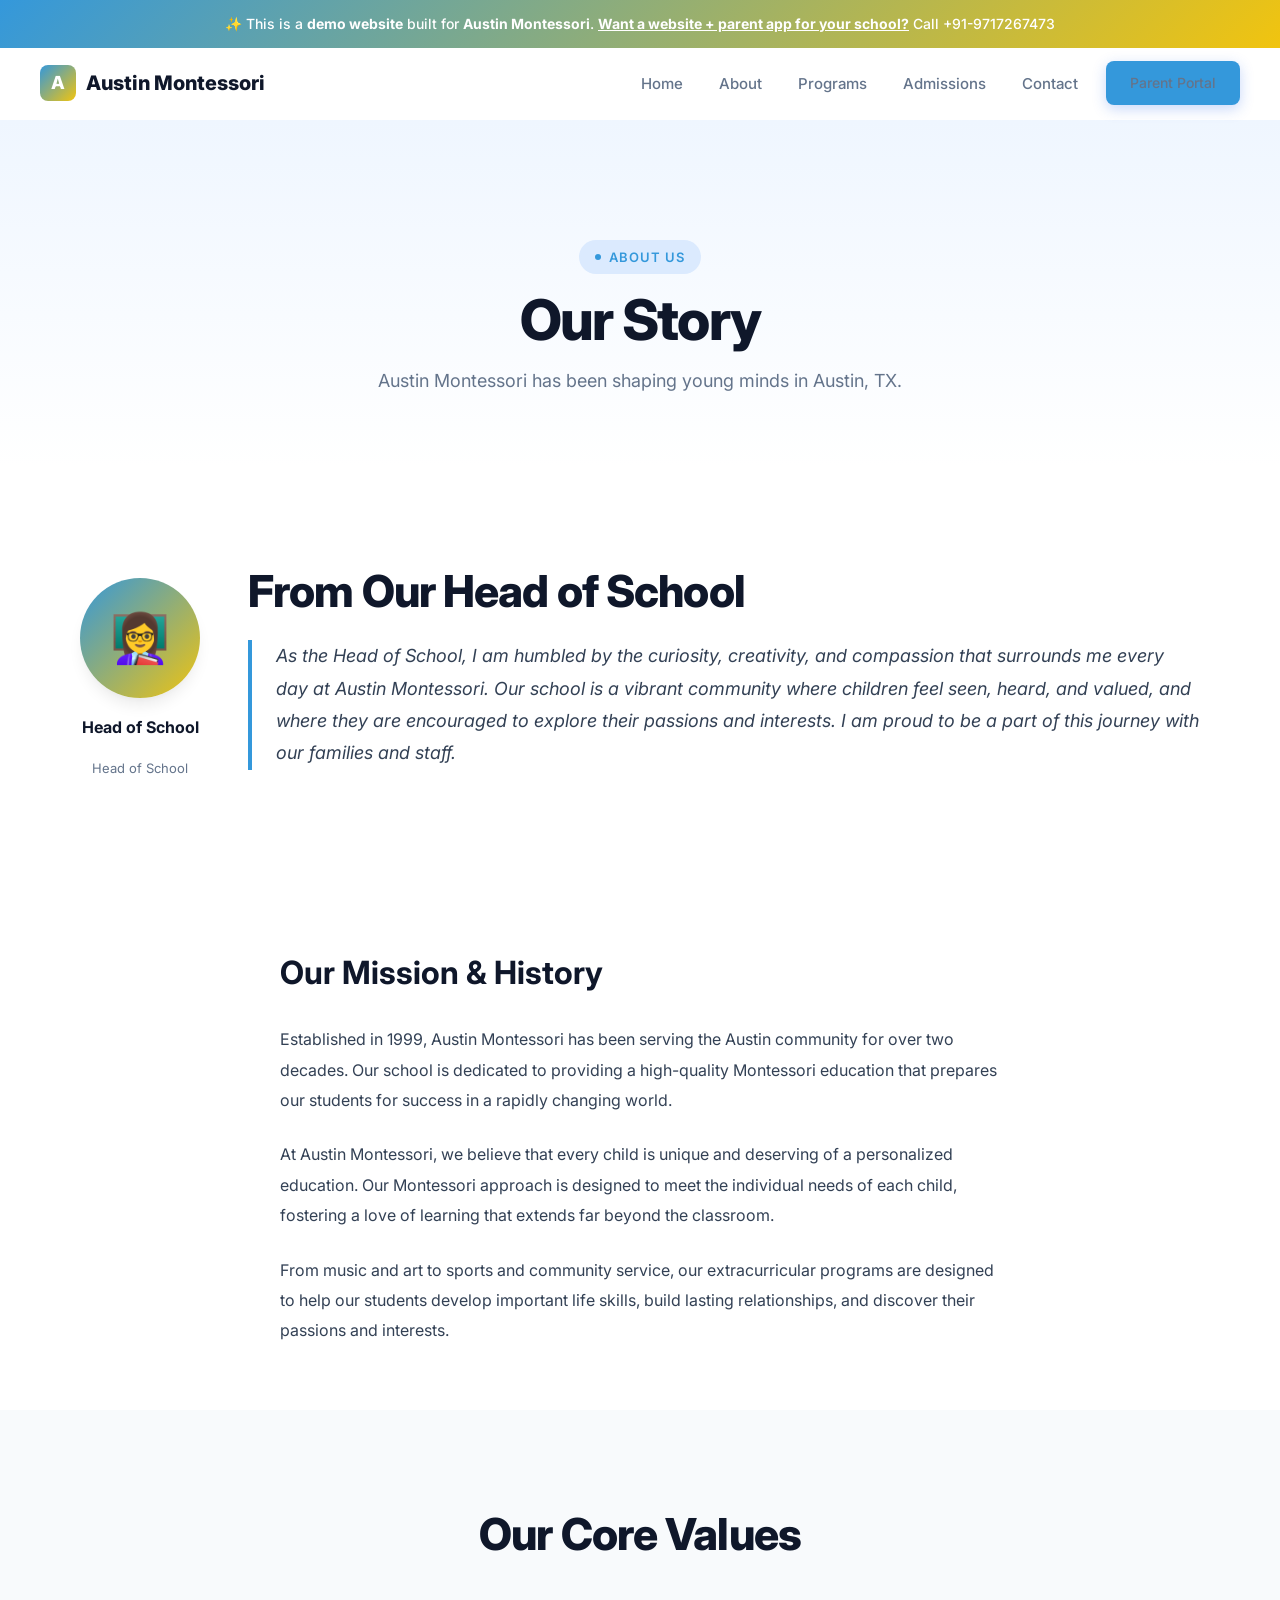
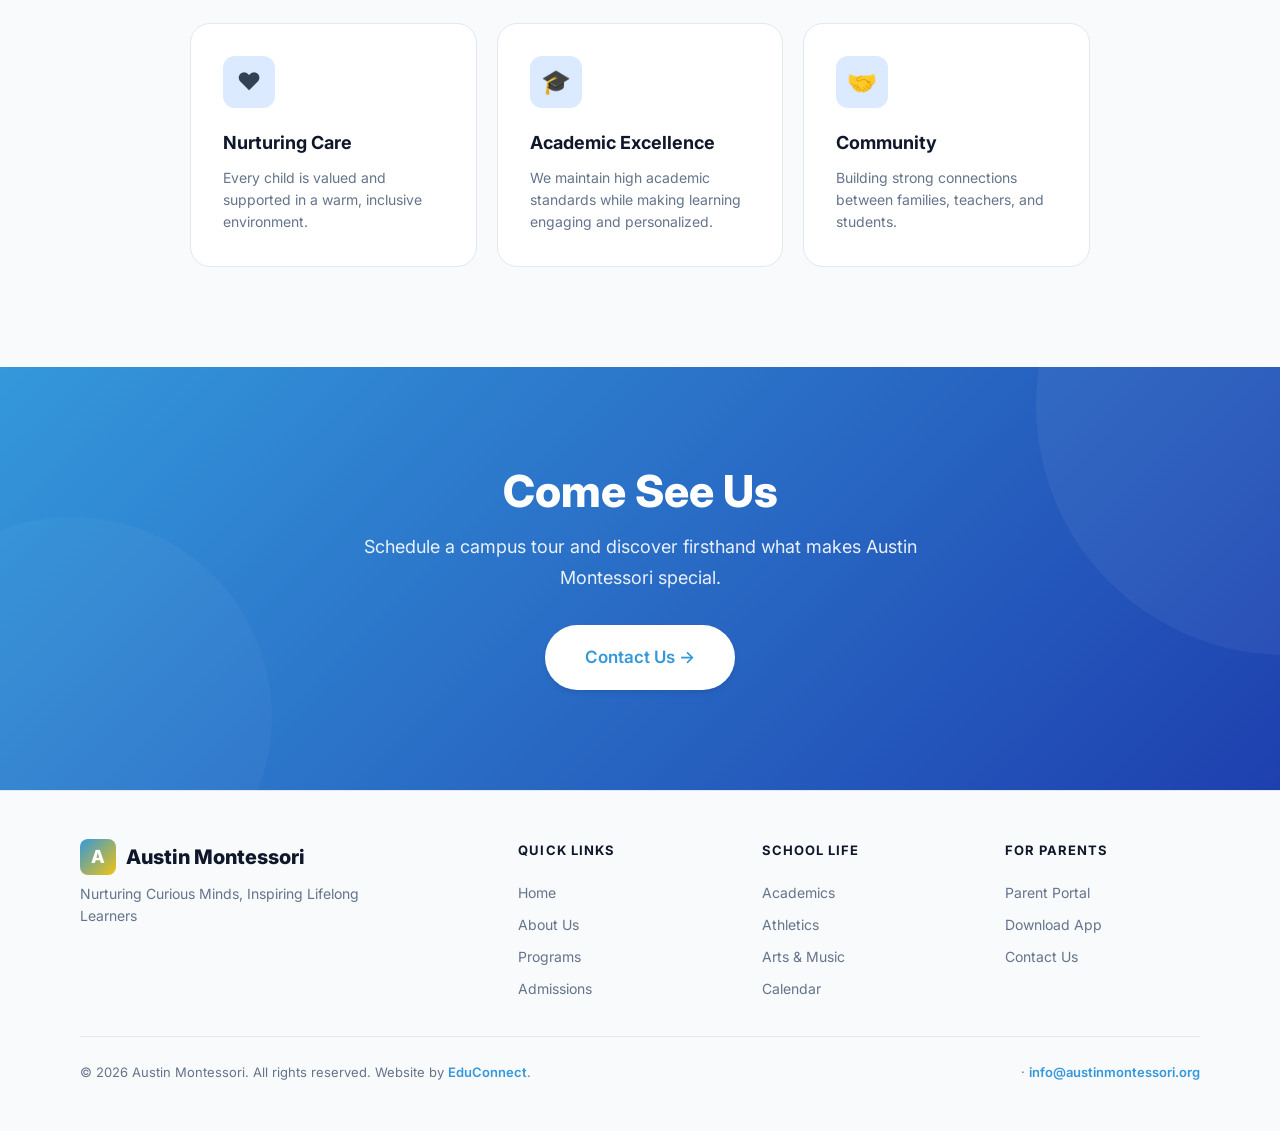
<file: about.html>
<!DOCTYPE html><html lang="en"><head>
  <meta charset="UTF-8"><meta name="viewport" content="width=device-width,initial-scale=1.0">
  <title>About Us — Austin Montessori</title>
  <meta name="description" content="About Us — Austin Montessori, a premier school in Austin, TX serving Pre-K – 6th Grade.">
  <meta property="og:title" content="About Us — Austin Montessori"><meta property="og:type" content="website">
  <link rel="preconnect" href="https://fonts.googleapis.com"><link rel="preconnect" href="https://fonts.gstatic.com" crossorigin>
  <link href="https://fonts.googleapis.com/css2?family=Inter:wght@400;500;600;700;800&display=swap" rel="stylesheet">
  <link rel="stylesheet" href="/styles.css"><script src="/main.js" defer></script>
</head><body><div class="demo-banner">
  ✨ This is a <strong>demo website</strong> built for <strong>Austin Montessori</strong>.
  <a href="mailto:bhupender@myfirststepschool.com">Want a website + parent app for your school?</a> Call +91-9717267473
</div>
<nav class="navbar">
  <a href="/" class="logo"><span class="logo-icon">A</span>Austin Montessori</a>
  <div class="nav-links">
    <a href="/">Home</a>
    <a href="/about.html">About</a>
    <a href="/programs.html">Programs</a>
    <a href="/admissions.html">Admissions</a>
    <a href="/contact.html">Contact</a>
    <a href="/parents.html" class="btn btn-primary" style="padding:10px 24px;font-size:14px">Parent Portal</a>
  </div>
  <button class="hamburger" aria-label="Toggle menu"><span></span><span></span><span></span></button>
</nav><main>
<section class="page-hero"><div class="container">
  <div class="badge animate-on-scroll mb-4">About Us</div>
  <h1 class="heading-xl animate-on-scroll mb-4">Our Story</h1>
  <p class="text-lg text-muted max-w-lg mx-auto animate-on-scroll">Austin Montessori has been shaping young minds in Austin, TX.</p>
</div></section>
<section class="welcome-section section-padding"><div class="container"><div class="welcome-grid">
  <div class="principal-card animate-on-scroll">
    <div class="principal-avatar">👩‍🏫</div>
    <div class="principal-name">Head of School</div><div class="principal-title">Head of School</div>
  </div>
  <div class="welcome-text animate-on-scroll">
    <h2 class="heading-lg mb-6">From Our Head of School</h2>
    <blockquote>As the Head of School, I am humbled by the curiosity, creativity, and compassion that surrounds me every day at Austin Montessori. Our school is a vibrant community where children feel seen, heard, and valued, and where they are encouraged to explore their passions and interests. I am proud to be a part of this journey with our families and staff.</blockquote>
  </div>
</div></div></section>
<section class="content-section"><div class="container">
  <h2 class="heading-md animate-on-scroll mb-8">Our Mission &amp; History</h2>
  <p class="animate-on-scroll">Established in 1999, Austin Montessori has been serving the Austin community for over two decades. Our school is dedicated to providing a high-quality Montessori education that prepares our students for success in a rapidly changing world.</p>
<p class="animate-on-scroll">At Austin Montessori, we believe that every child is unique and deserving of a personalized education. Our Montessori approach is designed to meet the individual needs of each child, fostering a love of learning that extends far beyond the classroom.</p>
<p class="animate-on-scroll">From music and art to sports and community service, our extracurricular programs are designed to help our students develop important life skills, build lasting relationships, and discover their passions and interests.</p>
</div></section>
<section class="features-section section-padding"><div class="container">
  <div class="text-center mb-16"><h2 class="heading-lg animate-on-scroll mb-4">Our Core Values</h2></div>
  <div class="features-grid" style="max-width:900px;margin:0 auto">
    <div class="feature-card animate-on-scroll stagger-1"><div class="feature-icon">❤️</div><h3>Nurturing Care</h3><p>Every child is valued and supported in a warm, inclusive environment.</p></div>
    <div class="feature-card animate-on-scroll stagger-2"><div class="feature-icon">🎓</div><h3>Academic Excellence</h3><p>We maintain high academic standards while making learning engaging and personalized.</p></div>
    <div class="feature-card animate-on-scroll stagger-3"><div class="feature-icon">🤝</div><h3>Community</h3><p>Building strong connections between families, teachers, and students.</p></div>
  </div>
</div></section>
<section class="cta-section"><div class="container"><div class="cta-content animate-on-scroll">
  <h2>Come See Us</h2>
  <p>Schedule a campus tour and discover firsthand what makes Austin Montessori special.</p>
  <div class="cta-actions"><a href="/contact.html" class="btn btn-white btn-lg">Contact Us →</a></div>
</div></div></section>
</main><footer class="footer">
  <div class="container">
    <div class="footer-grid">
      <div class="footer-brand">
        <div class="logo" style="margin-bottom:8px"><span class="logo-icon">A</span>Austin Montessori</div>
        <p>Nurturing Curious Minds, Inspiring Lifelong Learners</p>
        <p style="margin-top:12px;font-size:13px"></p>
      </div>
      <div class="footer-col"><h4>Quick Links</h4><a href="/">Home</a><a href="/about.html">About Us</a><a href="/programs.html">Programs</a><a href="/admissions.html">Admissions</a></div>
      <div class="footer-col"><h4>School Life</h4><a href="/programs.html">Academics</a><a href="/programs.html">Athletics</a><a href="/programs.html">Arts &amp; Music</a><a href="/contact.html">Calendar</a></div>
      <div class="footer-col"><h4>For Parents</h4><a href="/parents.html">Parent Portal</a><a href="/parents.html">Download App</a><a href="/contact.html">Contact Us</a><a href="tel:"></a></div>
    </div>
    <div class="footer-bottom">
      <p>&copy; 2026 Austin Montessori. All rights reserved. Website by <a href="mailto:bhupender@myfirststepschool.com">EduConnect</a>.</p>
      <p> &middot; <a href="mailto:info@austinmontessori.org">info@austinmontessori.org</a></p>
    </div>
  </div>
</footer></body></html>
</file>
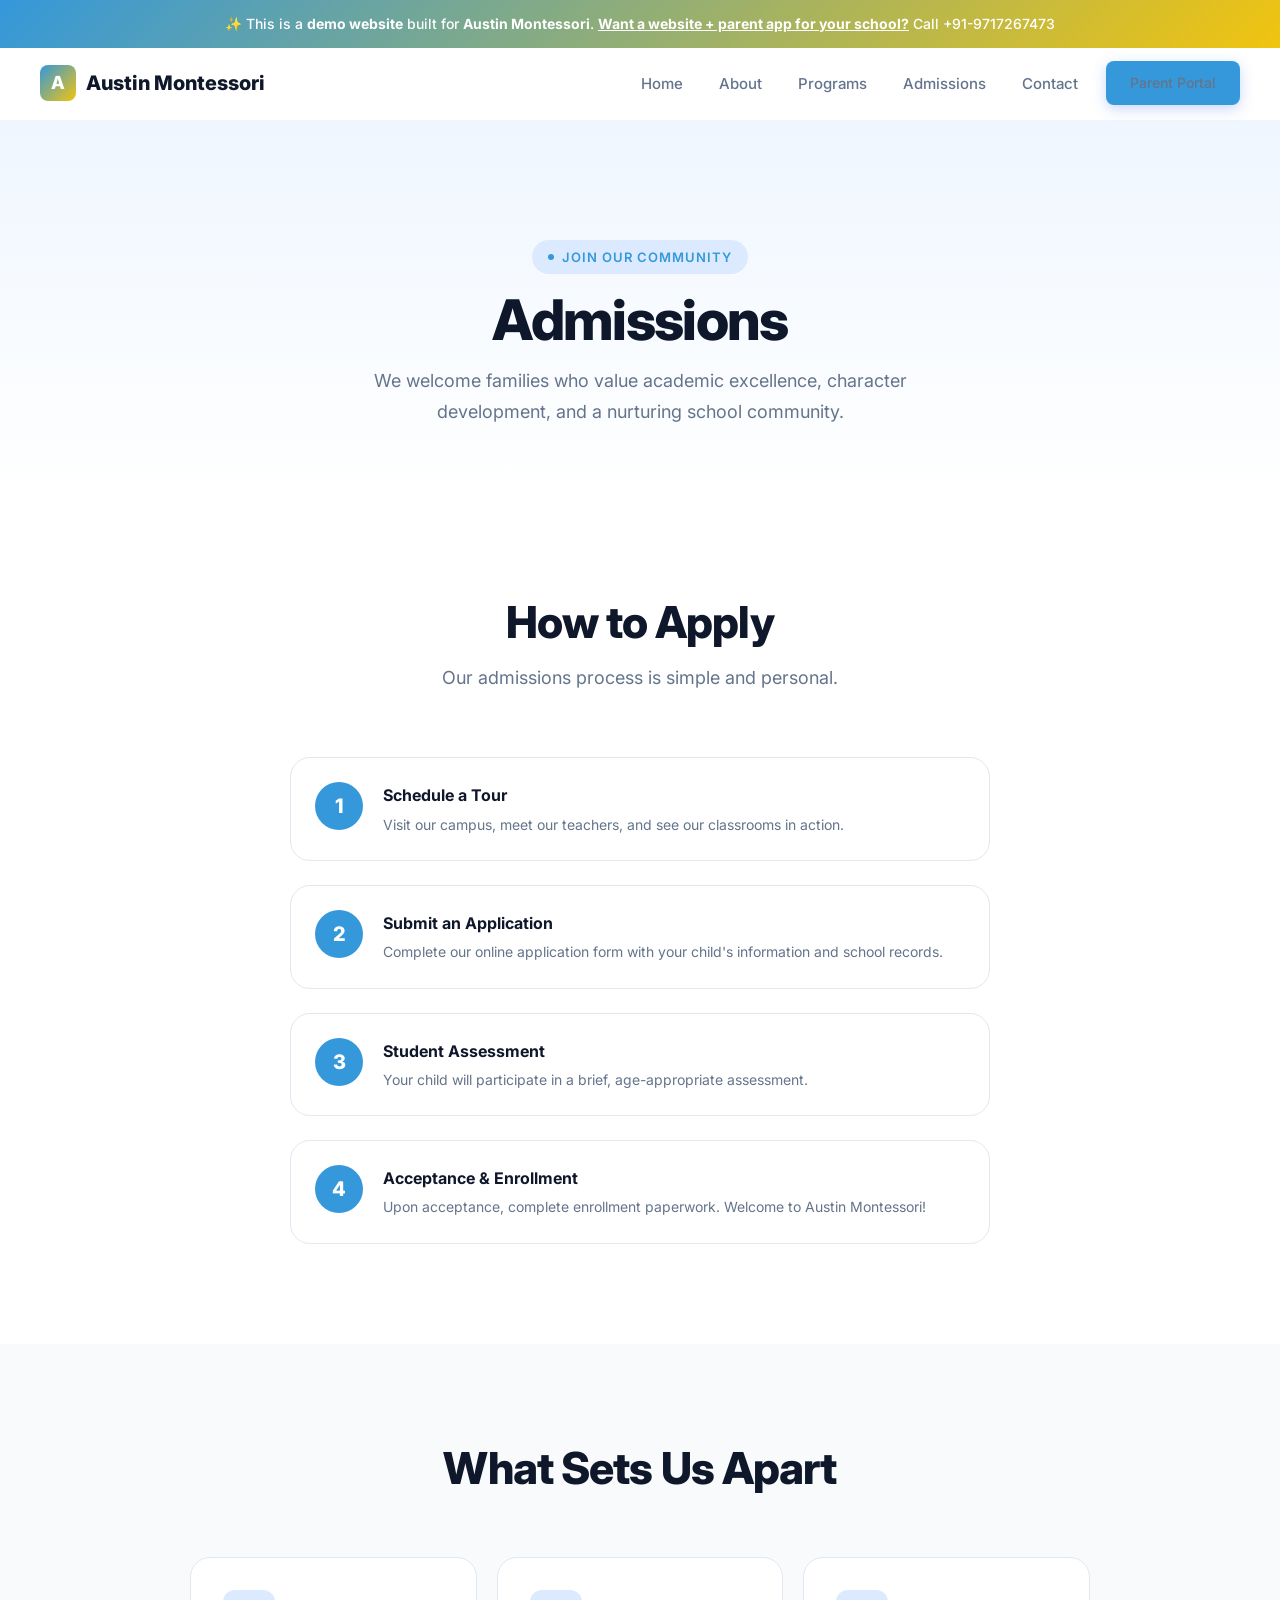
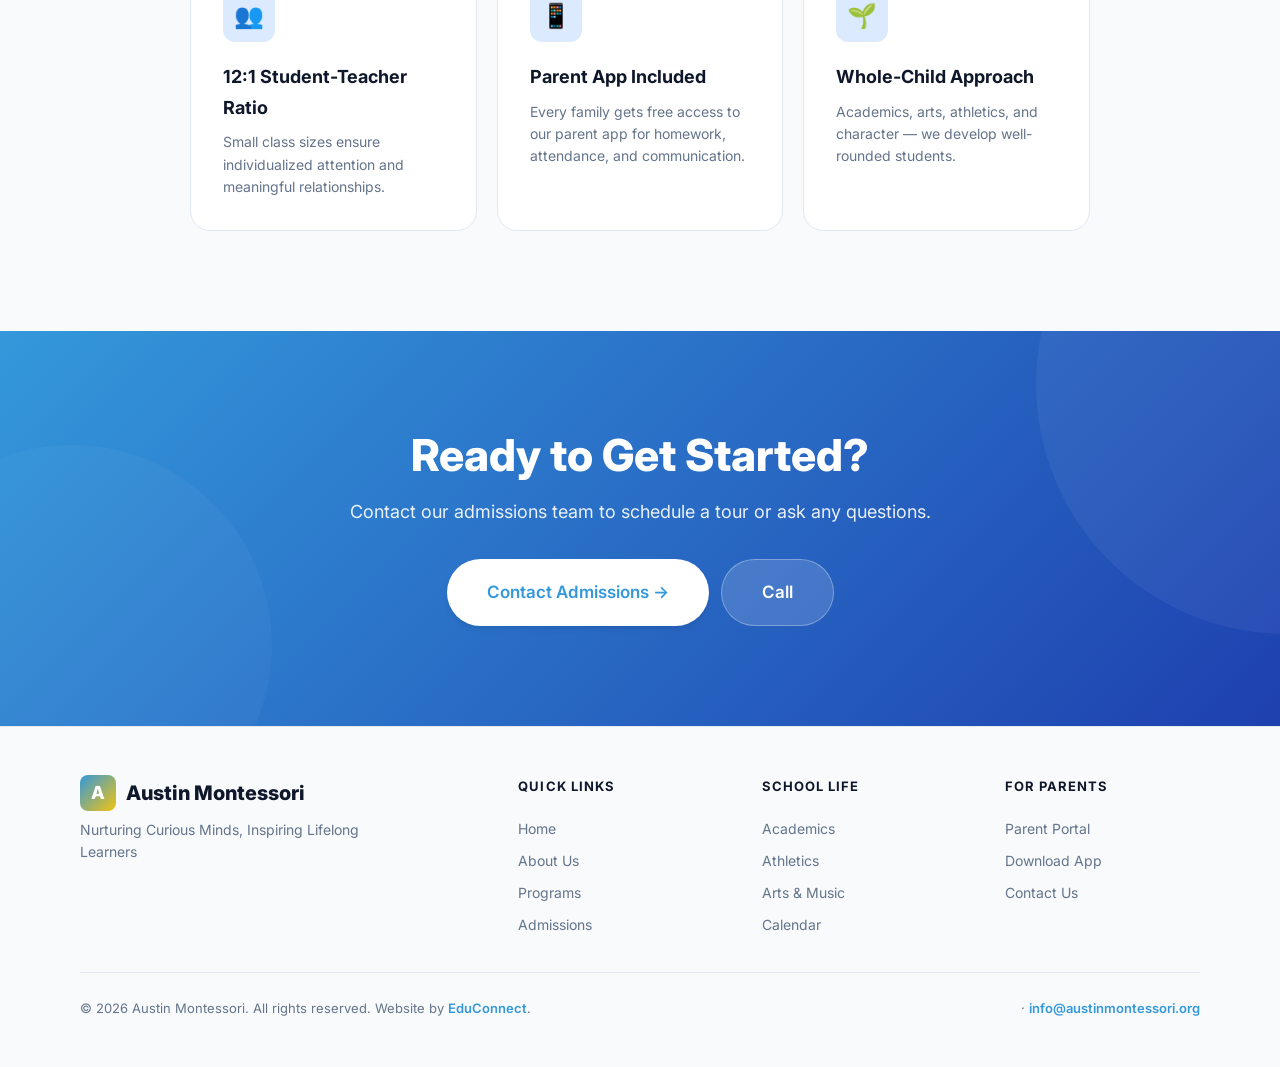
<file: admissions.html>
<!DOCTYPE html><html lang="en"><head>
  <meta charset="UTF-8"><meta name="viewport" content="width=device-width,initial-scale=1.0">
  <title>Admissions — Austin Montessori</title>
  <meta name="description" content="Admissions — Austin Montessori, a premier school in Austin, TX serving Pre-K – 6th Grade.">
  <meta property="og:title" content="Admissions — Austin Montessori"><meta property="og:type" content="website">
  <link rel="preconnect" href="https://fonts.googleapis.com"><link rel="preconnect" href="https://fonts.gstatic.com" crossorigin>
  <link href="https://fonts.googleapis.com/css2?family=Inter:wght@400;500;600;700;800&display=swap" rel="stylesheet">
  <link rel="stylesheet" href="/styles.css"><script src="/main.js" defer></script>
</head><body><div class="demo-banner">
  ✨ This is a <strong>demo website</strong> built for <strong>Austin Montessori</strong>.
  <a href="mailto:bhupender@myfirststepschool.com">Want a website + parent app for your school?</a> Call +91-9717267473
</div>
<nav class="navbar">
  <a href="/" class="logo"><span class="logo-icon">A</span>Austin Montessori</a>
  <div class="nav-links">
    <a href="/">Home</a>
    <a href="/about.html">About</a>
    <a href="/programs.html">Programs</a>
    <a href="/admissions.html">Admissions</a>
    <a href="/contact.html">Contact</a>
    <a href="/parents.html" class="btn btn-primary" style="padding:10px 24px;font-size:14px">Parent Portal</a>
  </div>
  <button class="hamburger" aria-label="Toggle menu"><span></span><span></span><span></span></button>
</nav><main>
<section class="page-hero"><div class="container">
  <div class="badge animate-on-scroll mb-4">Join Our Community</div>
  <h1 class="heading-xl animate-on-scroll mb-4">Admissions</h1>
  <p class="text-lg text-muted max-w-lg mx-auto animate-on-scroll">We welcome families who value academic excellence, character development, and a nurturing school community.</p>
</div></section>
<section class="section-padding"><div class="container">
  <div class="text-center mb-16">
    <h2 class="heading-lg animate-on-scroll mb-4">How to Apply</h2>
    <p class="text-lg text-muted max-w-lg mx-auto animate-on-scroll">Our admissions process is simple and personal.</p>
  </div>
  <div class="admissions-steps">
    <div class="adm-step animate-on-scroll stagger-1"><div class="adm-step-num">1</div><div><h4>Schedule a Tour</h4><p>Visit our campus, meet our teachers, and see our classrooms in action.</p></div></div>
    <div class="adm-step animate-on-scroll stagger-2"><div class="adm-step-num">2</div><div><h4>Submit an Application</h4><p>Complete our online application form with your child's information and school records.</p></div></div>
    <div class="adm-step animate-on-scroll stagger-3"><div class="adm-step-num">3</div><div><h4>Student Assessment</h4><p>Your child will participate in a brief, age-appropriate assessment.</p></div></div>
    <div class="adm-step animate-on-scroll stagger-4"><div class="adm-step-num">4</div><div><h4>Acceptance &amp; Enrollment</h4><p>Upon acceptance, complete enrollment paperwork. Welcome to Austin Montessori!</p></div></div>
  </div>
</div></section>
<section class="features-section section-padding"><div class="container">
  <div class="text-center mb-16"><h2 class="heading-lg animate-on-scroll mb-4">What Sets Us Apart</h2></div>
  <div class="features-grid" style="max-width:900px;margin:0 auto">
    <div class="feature-card animate-on-scroll stagger-1"><div class="feature-icon">👥</div><h3>12:1 Student-Teacher Ratio</h3><p>Small class sizes ensure individualized attention and meaningful relationships.</p></div>
    <div class="feature-card animate-on-scroll stagger-2"><div class="feature-icon">📱</div><h3>Parent App Included</h3><p>Every family gets free access to our parent app for homework, attendance, and communication.</p></div>
    <div class="feature-card animate-on-scroll stagger-3"><div class="feature-icon">🌱</div><h3>Whole-Child Approach</h3><p>Academics, arts, athletics, and character — we develop well-rounded students.</p></div>
  </div>
</div></section>
<section class="cta-section"><div class="container"><div class="cta-content animate-on-scroll">
  <h2>Ready to Get Started?</h2>
  <p>Contact our admissions team to schedule a tour or ask any questions.</p>
  <div class="cta-actions">
    <a href="/contact.html" class="btn btn-white btn-lg">Contact Admissions →</a>
    <a href="tel:" class="btn btn-lg" style="background:rgba(255,255,255,.15);color:white;border:1px solid rgba(255,255,255,.3)">Call </a>
  </div>
</div></div></section>
</main><footer class="footer">
  <div class="container">
    <div class="footer-grid">
      <div class="footer-brand">
        <div class="logo" style="margin-bottom:8px"><span class="logo-icon">A</span>Austin Montessori</div>
        <p>Nurturing Curious Minds, Inspiring Lifelong Learners</p>
        <p style="margin-top:12px;font-size:13px"></p>
      </div>
      <div class="footer-col"><h4>Quick Links</h4><a href="/">Home</a><a href="/about.html">About Us</a><a href="/programs.html">Programs</a><a href="/admissions.html">Admissions</a></div>
      <div class="footer-col"><h4>School Life</h4><a href="/programs.html">Academics</a><a href="/programs.html">Athletics</a><a href="/programs.html">Arts &amp; Music</a><a href="/contact.html">Calendar</a></div>
      <div class="footer-col"><h4>For Parents</h4><a href="/parents.html">Parent Portal</a><a href="/parents.html">Download App</a><a href="/contact.html">Contact Us</a><a href="tel:"></a></div>
    </div>
    <div class="footer-bottom">
      <p>&copy; 2026 Austin Montessori. All rights reserved. Website by <a href="mailto:bhupender@myfirststepschool.com">EduConnect</a>.</p>
      <p> &middot; <a href="mailto:info@austinmontessori.org">info@austinmontessori.org</a></p>
    </div>
  </div>
</footer></body></html>
</file>
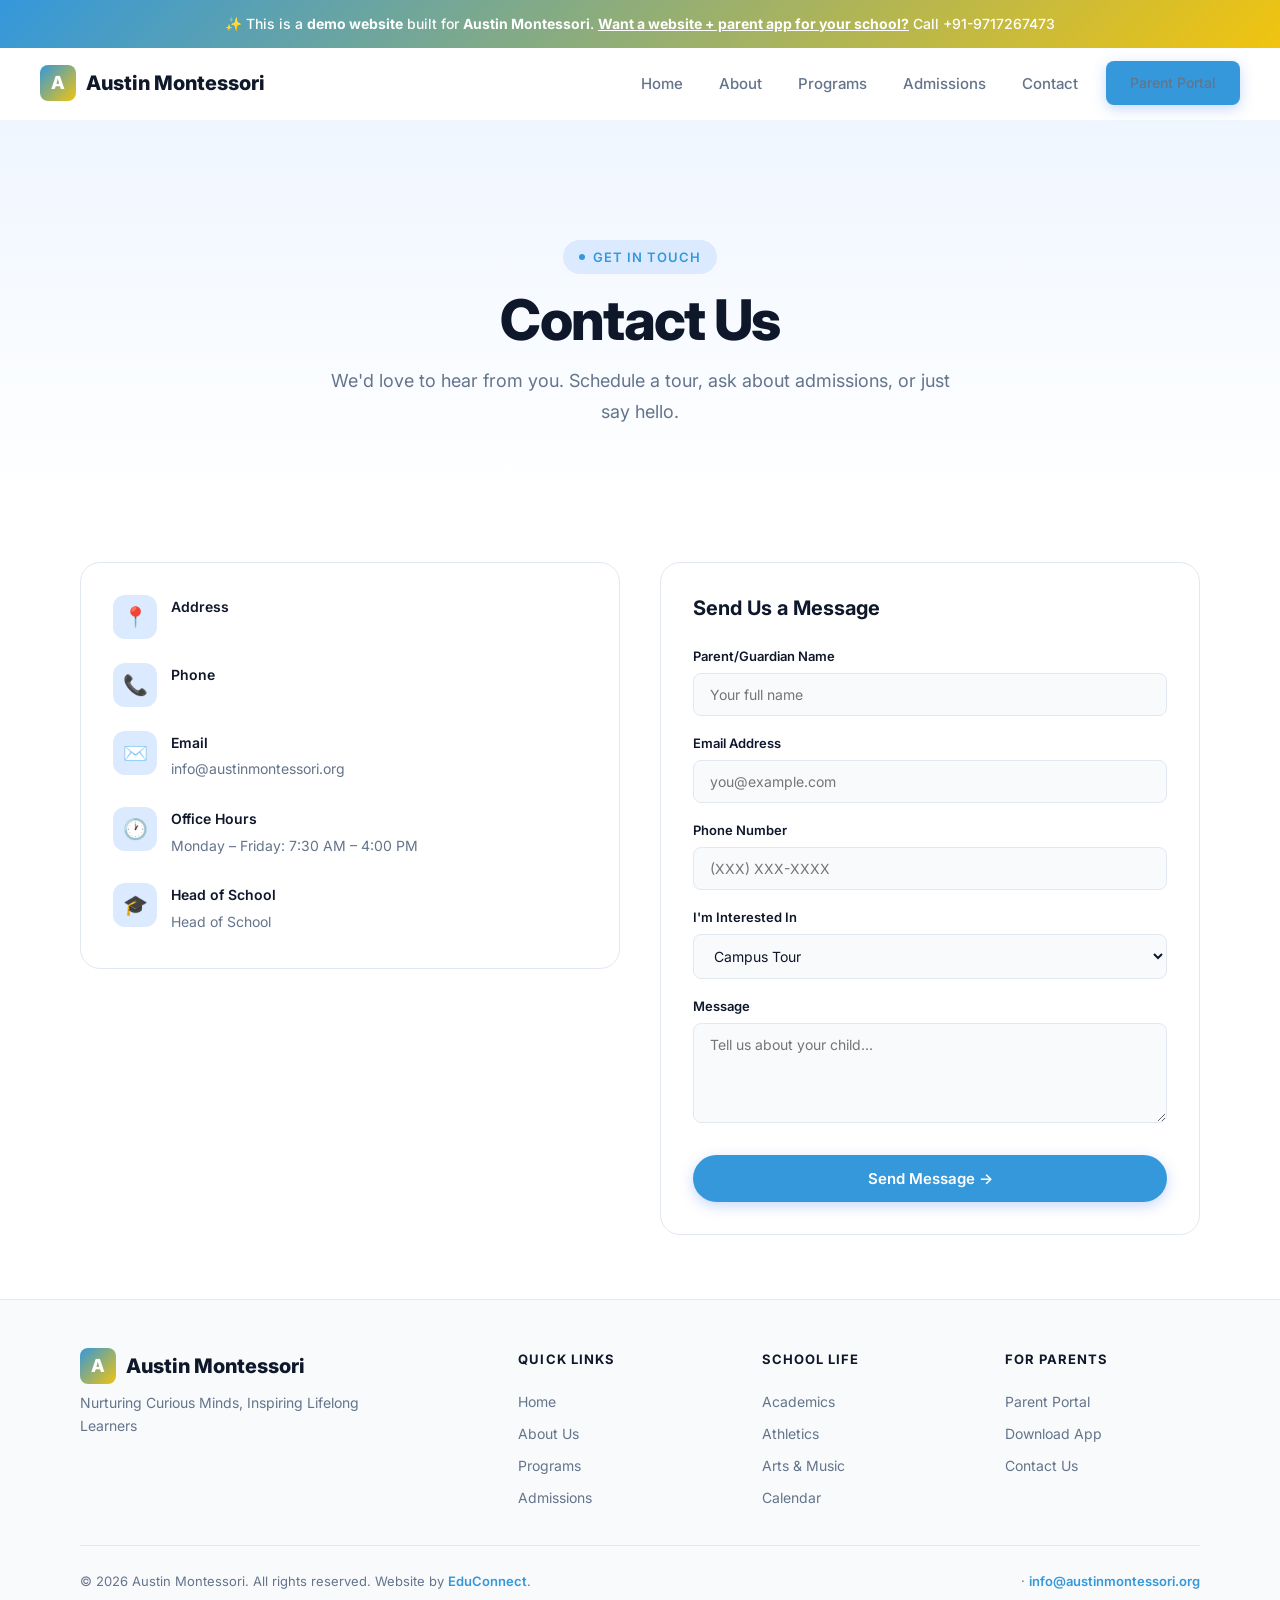
<file: contact.html>
<!DOCTYPE html><html lang="en"><head>
  <meta charset="UTF-8"><meta name="viewport" content="width=device-width,initial-scale=1.0">
  <title>Contact — Austin Montessori</title>
  <meta name="description" content="Contact — Austin Montessori, a premier school in Austin, TX serving Pre-K – 6th Grade.">
  <meta property="og:title" content="Contact — Austin Montessori"><meta property="og:type" content="website">
  <link rel="preconnect" href="https://fonts.googleapis.com"><link rel="preconnect" href="https://fonts.gstatic.com" crossorigin>
  <link href="https://fonts.googleapis.com/css2?family=Inter:wght@400;500;600;700;800&display=swap" rel="stylesheet">
  <link rel="stylesheet" href="/styles.css"><script src="/main.js" defer></script>
</head><body><div class="demo-banner">
  ✨ This is a <strong>demo website</strong> built for <strong>Austin Montessori</strong>.
  <a href="mailto:bhupender@myfirststepschool.com">Want a website + parent app for your school?</a> Call +91-9717267473
</div>
<nav class="navbar">
  <a href="/" class="logo"><span class="logo-icon">A</span>Austin Montessori</a>
  <div class="nav-links">
    <a href="/">Home</a>
    <a href="/about.html">About</a>
    <a href="/programs.html">Programs</a>
    <a href="/admissions.html">Admissions</a>
    <a href="/contact.html">Contact</a>
    <a href="/parents.html" class="btn btn-primary" style="padding:10px 24px;font-size:14px">Parent Portal</a>
  </div>
  <button class="hamburger" aria-label="Toggle menu"><span></span><span></span><span></span></button>
</nav><main>
<section class="page-hero"><div class="container">
  <div class="badge animate-on-scroll mb-4">Get in Touch</div>
  <h1 class="heading-xl animate-on-scroll mb-4">Contact Us</h1>
  <p class="text-lg text-muted max-w-lg mx-auto animate-on-scroll">We'd love to hear from you. Schedule a tour, ask about admissions, or just say hello.</p>
</div></section>
<section class="content-section"><div class="container" style="max-width:1200px"><div class="contact-grid">
  <div>
    <div class="contact-info-card animate-on-scroll mb-8">
      <div class="contact-item"><div class="contact-icon">📍</div><div><h4>Address</h4><p></p></div></div>
      <div class="contact-item"><div class="contact-icon">📞</div><div><h4>Phone</h4><p></p></div></div>
      <div class="contact-item"><div class="contact-icon">✉️</div><div><h4>Email</h4><p>info@austinmontessori.org</p></div></div>
      <div class="contact-item"><div class="contact-icon">🕐</div><div><h4>Office Hours</h4><p>Monday – Friday: 7:30 AM – 4:00 PM</p></div></div>
      <div class="contact-item"><div class="contact-icon">🎓</div><div><h4>Head of School</h4><p>Head of School</p></div></div>
    </div>
  </div>
  <div class="contact-form animate-on-scroll">
    <h3 class="heading-sm mb-6">Send Us a Message</h3>
    <form action="mailto:info@austinmontessori.org" method="POST" enctype="text/plain">
      <div class="form-group"><label class="form-label">Parent/Guardian Name</label><input type="text" class="form-input" placeholder="Your full name" required></div>
      <div class="form-group"><label class="form-label">Email Address</label><input type="email" class="form-input" placeholder="you@example.com" required></div>
      <div class="form-group"><label class="form-label">Phone Number</label><input type="tel" class="form-input" placeholder="(XXX) XXX-XXXX"></div>
      <div class="form-group"><label class="form-label">I'm Interested In</label>
        <select class="form-input"><option>Campus Tour</option><option>Admissions Inquiry</option><option>Transfer Student</option><option>General Question</option></select>
      </div>
      <div class="form-group"><label class="form-label">Message</label><textarea class="form-textarea" placeholder="Tell us about your child..." rows="4" required></textarea></div>
      <button type="submit" class="btn btn-primary" style="width:100%">Send Message →</button>
    </form>
  </div>
</div></div></section>
</main><footer class="footer">
  <div class="container">
    <div class="footer-grid">
      <div class="footer-brand">
        <div class="logo" style="margin-bottom:8px"><span class="logo-icon">A</span>Austin Montessori</div>
        <p>Nurturing Curious Minds, Inspiring Lifelong Learners</p>
        <p style="margin-top:12px;font-size:13px"></p>
      </div>
      <div class="footer-col"><h4>Quick Links</h4><a href="/">Home</a><a href="/about.html">About Us</a><a href="/programs.html">Programs</a><a href="/admissions.html">Admissions</a></div>
      <div class="footer-col"><h4>School Life</h4><a href="/programs.html">Academics</a><a href="/programs.html">Athletics</a><a href="/programs.html">Arts &amp; Music</a><a href="/contact.html">Calendar</a></div>
      <div class="footer-col"><h4>For Parents</h4><a href="/parents.html">Parent Portal</a><a href="/parents.html">Download App</a><a href="/contact.html">Contact Us</a><a href="tel:"></a></div>
    </div>
    <div class="footer-bottom">
      <p>&copy; 2026 Austin Montessori. All rights reserved. Website by <a href="mailto:bhupender@myfirststepschool.com">EduConnect</a>.</p>
      <p> &middot; <a href="mailto:info@austinmontessori.org">info@austinmontessori.org</a></p>
    </div>
  </div>
</footer></body></html>
</file>
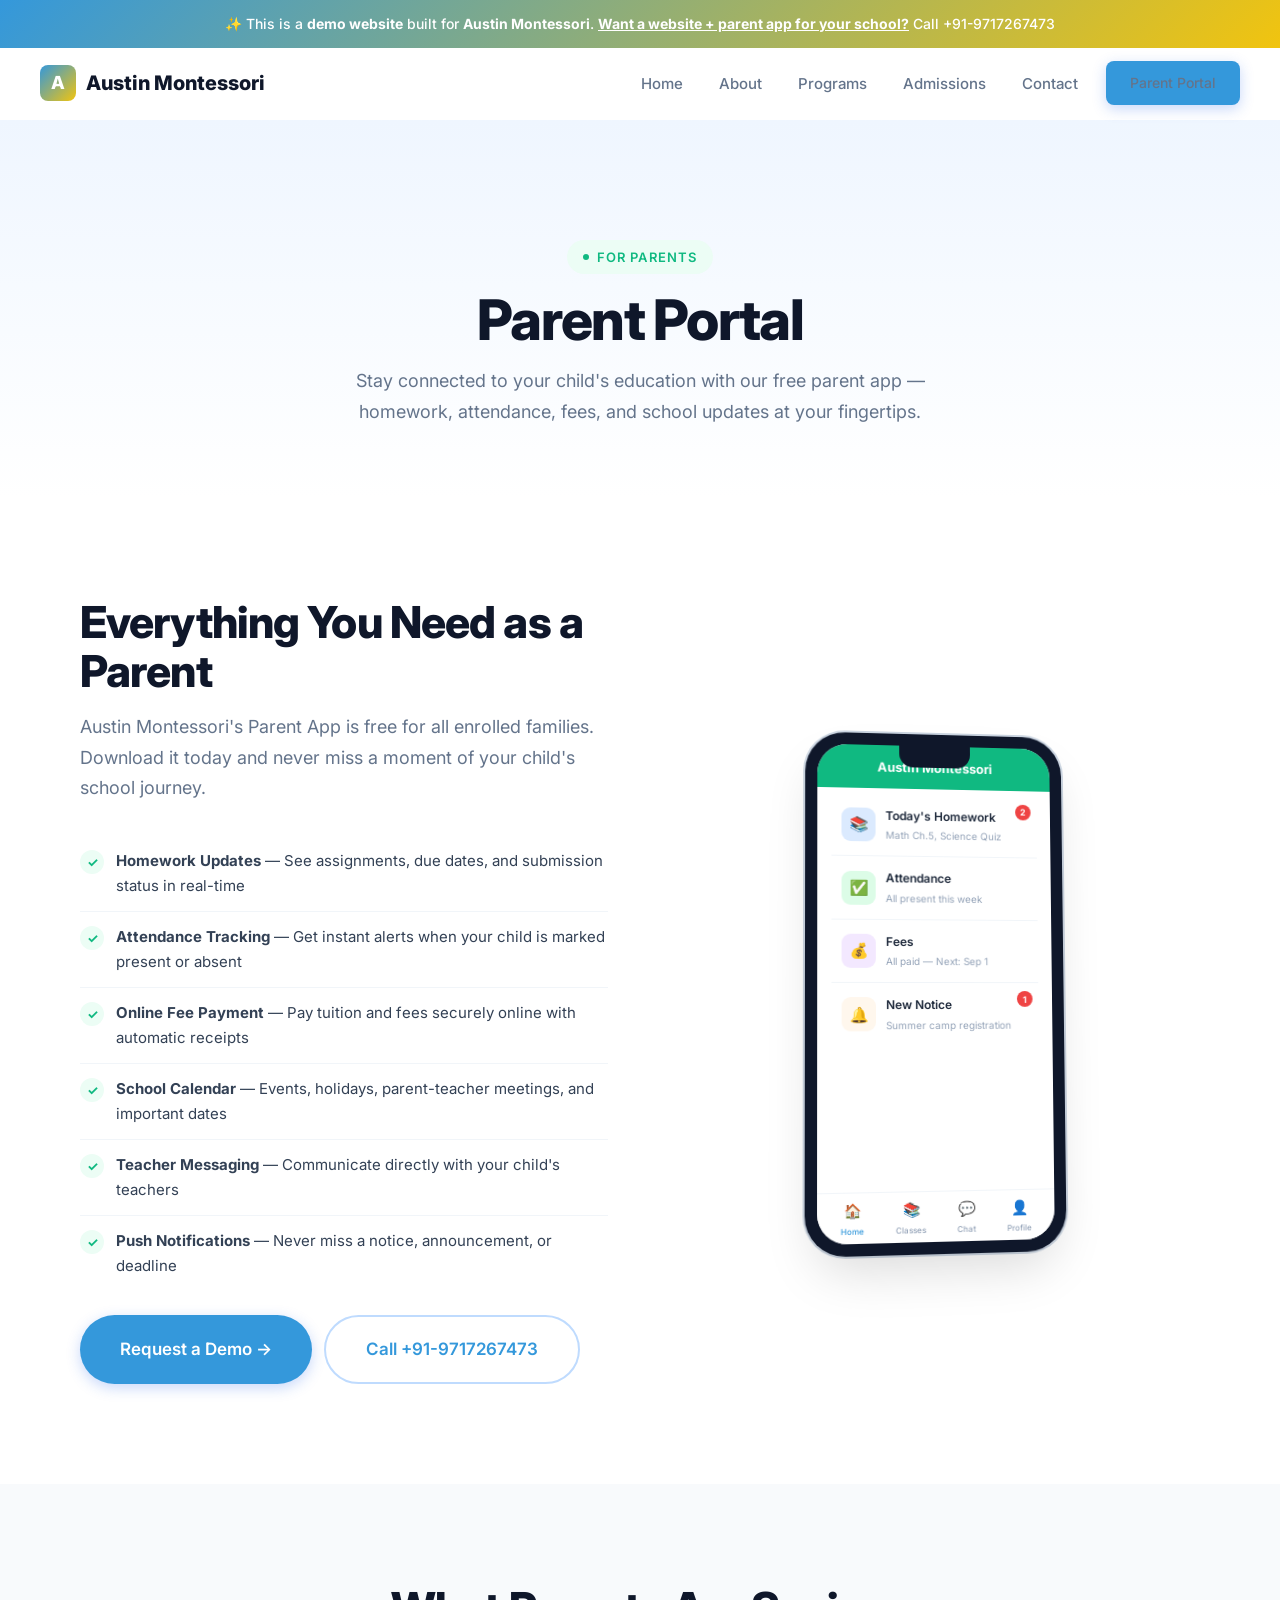
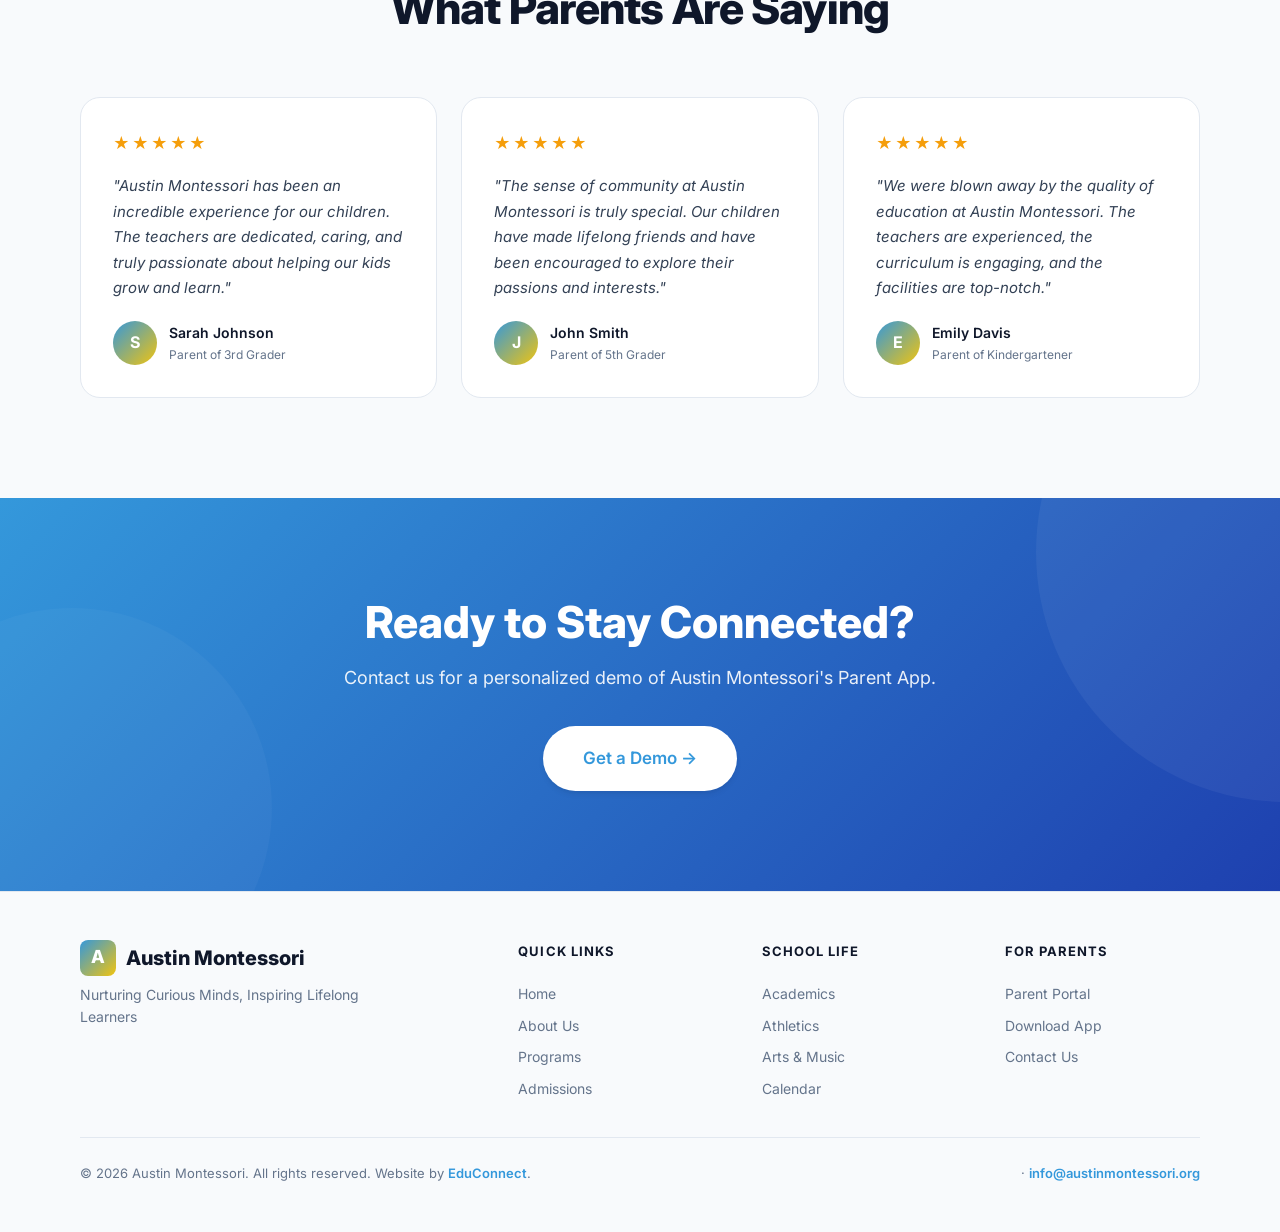
<file: parents.html>
<!DOCTYPE html><html lang="en"><head>
  <meta charset="UTF-8"><meta name="viewport" content="width=device-width,initial-scale=1.0">
  <title>Parent Portal — Austin Montessori</title>
  <meta name="description" content="Parent Portal — Austin Montessori, a premier school in Austin, TX serving Pre-K – 6th Grade.">
  <meta property="og:title" content="Parent Portal — Austin Montessori"><meta property="og:type" content="website">
  <link rel="preconnect" href="https://fonts.googleapis.com"><link rel="preconnect" href="https://fonts.gstatic.com" crossorigin>
  <link href="https://fonts.googleapis.com/css2?family=Inter:wght@400;500;600;700;800&display=swap" rel="stylesheet">
  <link rel="stylesheet" href="/styles.css"><script src="/main.js" defer></script>
</head><body><div class="demo-banner">
  ✨ This is a <strong>demo website</strong> built for <strong>Austin Montessori</strong>.
  <a href="mailto:bhupender@myfirststepschool.com">Want a website + parent app for your school?</a> Call +91-9717267473
</div>
<nav class="navbar">
  <a href="/" class="logo"><span class="logo-icon">A</span>Austin Montessori</a>
  <div class="nav-links">
    <a href="/">Home</a>
    <a href="/about.html">About</a>
    <a href="/programs.html">Programs</a>
    <a href="/admissions.html">Admissions</a>
    <a href="/contact.html">Contact</a>
    <a href="/parents.html" class="btn btn-primary" style="padding:10px 24px;font-size:14px">Parent Portal</a>
  </div>
  <button class="hamburger" aria-label="Toggle menu"><span></span><span></span><span></span></button>
</nav><main>
<section class="page-hero"><div class="container">
  <div class="badge accent animate-on-scroll mb-4">For Parents</div>
  <h1 class="heading-xl animate-on-scroll mb-4">Parent Portal</h1>
  <p class="text-lg text-muted max-w-lg mx-auto animate-on-scroll">Stay connected to your child's education with our free parent app — homework, attendance, fees, and school updates at your fingertips.</p>
</div></section>
<section class="portal-section section-padding"><div class="container"><div class="portal-grid">
  <div>
    <h2 class="heading-lg animate-on-scroll mb-4">Everything You Need as a Parent</h2>
    <p class="text-lg text-muted animate-on-scroll mb-8">Austin Montessori's Parent App is free for all enrolled families. Download it today and never miss a moment of your child's school journey.</p>
    <ul class="portal-features animate-on-scroll">
      <li><span class="pf-icon">✓</span><div><strong>Homework Updates</strong> — See assignments, due dates, and submission status in real-time</div></li>
      <li><span class="pf-icon">✓</span><div><strong>Attendance Tracking</strong> — Get instant alerts when your child is marked present or absent</div></li>
      <li><span class="pf-icon">✓</span><div><strong>Online Fee Payment</strong> — Pay tuition and fees securely online with automatic receipts</div></li>
      <li><span class="pf-icon">✓</span><div><strong>School Calendar</strong> — Events, holidays, parent-teacher meetings, and important dates</div></li>
      <li><span class="pf-icon">✓</span><div><strong>Teacher Messaging</strong> — Communicate directly with your child's teachers</div></li>
      <li><span class="pf-icon">✓</span><div><strong>Push Notifications</strong> — Never miss a notice, announcement, or deadline</div></li>
    </ul>
    <div class="animate-on-scroll" style="display:flex;gap:12px;flex-wrap:wrap;margin-top:24px">
      <a href="mailto:bhupender@myfirststepschool.com?subject=Parent App Demo" class="btn btn-primary btn-lg">Request a Demo →</a>
      <a href="tel:+919717267473" class="btn btn-outline btn-lg">Call +91-9717267473</a>
    </div>
  </div>
  <div class="animate-on-scroll" style="display:flex;justify-content:center">
    <div class="phone-mockup" style="transform:perspective(1000px) rotateY(6deg) rotateX(3deg)"><div class="phone-screen">
      <div class="phone-status-bar" style="background:var(--accent)">Austin Montessori</div>
      <div class="phone-screen-content">
        <div class="phone-nav-item"><div class="phone-nav-icon blue">📚</div><div><div class="phone-nav-label">Today's Homework</div><div class="phone-nav-sub">Math Ch.5, Science Quiz</div></div><div class="phone-badge">2</div></div>
        <div class="phone-nav-item"><div class="phone-nav-icon green">✅</div><div><div class="phone-nav-label">Attendance</div><div class="phone-nav-sub">All present this week</div></div></div>
        <div class="phone-nav-item"><div class="phone-nav-icon purple">💰</div><div><div class="phone-nav-label">Fees</div><div class="phone-nav-sub">All paid — Next: Sep 1</div></div></div>
        <div class="phone-nav-item"><div class="phone-nav-icon orange">🔔</div><div><div class="phone-nav-label">New Notice</div><div class="phone-nav-sub">Summer camp registration</div></div><div class="phone-badge">1</div></div>
      </div>
      <div class="phone-bottom-bar">
        <div class="phone-tab active"><div style="font-size:14px">🏠</div>Home</div>
        <div class="phone-tab"><div style="font-size:14px">📚</div>Classes</div>
        <div class="phone-tab"><div style="font-size:14px">💬</div>Chat</div>
        <div class="phone-tab"><div style="font-size:14px">👤</div>Profile</div>
      </div>
    </div></div>
  </div>
</div></div></section>
<section class="testimonials-section section-padding"><div class="container">
  <div class="text-center mb-16"><h2 class="heading-lg animate-on-scroll mb-4">What Parents Are Saying</h2></div>
  <div class="testimonials-grid">
      <div class="testimonial-card animate-on-scroll stagger-1">
        <div class="stars"><span class="star">★</span><span class="star">★</span><span class="star">★</span><span class="star">★</span><span class="star">★</span></div>
        <p class="testimonial-text">"Austin Montessori has been an incredible experience for our children. The teachers are dedicated, caring, and truly passionate about helping our kids grow and learn."</p>
        <div class="testimonial-author"><div class="author-avatar">S</div>
        <div class="author-info"><div class="author-name">Sarah Johnson</div><div class="author-role">Parent of 3rd Grader</div></div></div>
      </div>
      <div class="testimonial-card animate-on-scroll stagger-2">
        <div class="stars"><span class="star">★</span><span class="star">★</span><span class="star">★</span><span class="star">★</span><span class="star">★</span></div>
        <p class="testimonial-text">"The sense of community at Austin Montessori is truly special. Our children have made lifelong friends and have been encouraged to explore their passions and interests."</p>
        <div class="testimonial-author"><div class="author-avatar">J</div>
        <div class="author-info"><div class="author-name">John Smith</div><div class="author-role">Parent of 5th Grader</div></div></div>
      </div>
      <div class="testimonial-card animate-on-scroll stagger-3">
        <div class="stars"><span class="star">★</span><span class="star">★</span><span class="star">★</span><span class="star">★</span><span class="star">★</span></div>
        <p class="testimonial-text">"We were blown away by the quality of education at Austin Montessori. The teachers are experienced, the curriculum is engaging, and the facilities are top-notch."</p>
        <div class="testimonial-author"><div class="author-avatar">E</div>
        <div class="author-info"><div class="author-name">Emily Davis</div><div class="author-role">Parent of Kindergartener</div></div></div>
      </div></div>
</div></section>
<section class="cta-section"><div class="container"><div class="cta-content animate-on-scroll">
  <h2>Ready to Stay Connected?</h2>
  <p>Contact us for a personalized demo of Austin Montessori's Parent App.</p>
  <div class="cta-actions"><a href="mailto:bhupender@myfirststepschool.com?subject=Demo Request" class="btn btn-white btn-lg">Get a Demo →</a></div>
</div></div></section>
</main><footer class="footer">
  <div class="container">
    <div class="footer-grid">
      <div class="footer-brand">
        <div class="logo" style="margin-bottom:8px"><span class="logo-icon">A</span>Austin Montessori</div>
        <p>Nurturing Curious Minds, Inspiring Lifelong Learners</p>
        <p style="margin-top:12px;font-size:13px"></p>
      </div>
      <div class="footer-col"><h4>Quick Links</h4><a href="/">Home</a><a href="/about.html">About Us</a><a href="/programs.html">Programs</a><a href="/admissions.html">Admissions</a></div>
      <div class="footer-col"><h4>School Life</h4><a href="/programs.html">Academics</a><a href="/programs.html">Athletics</a><a href="/programs.html">Arts &amp; Music</a><a href="/contact.html">Calendar</a></div>
      <div class="footer-col"><h4>For Parents</h4><a href="/parents.html">Parent Portal</a><a href="/parents.html">Download App</a><a href="/contact.html">Contact Us</a><a href="tel:"></a></div>
    </div>
    <div class="footer-bottom">
      <p>&copy; 2026 Austin Montessori. All rights reserved. Website by <a href="mailto:bhupender@myfirststepschool.com">EduConnect</a>.</p>
      <p> &middot; <a href="mailto:info@austinmontessori.org">info@austinmontessori.org</a></p>
    </div>
  </div>
</footer></body></html>
</file>
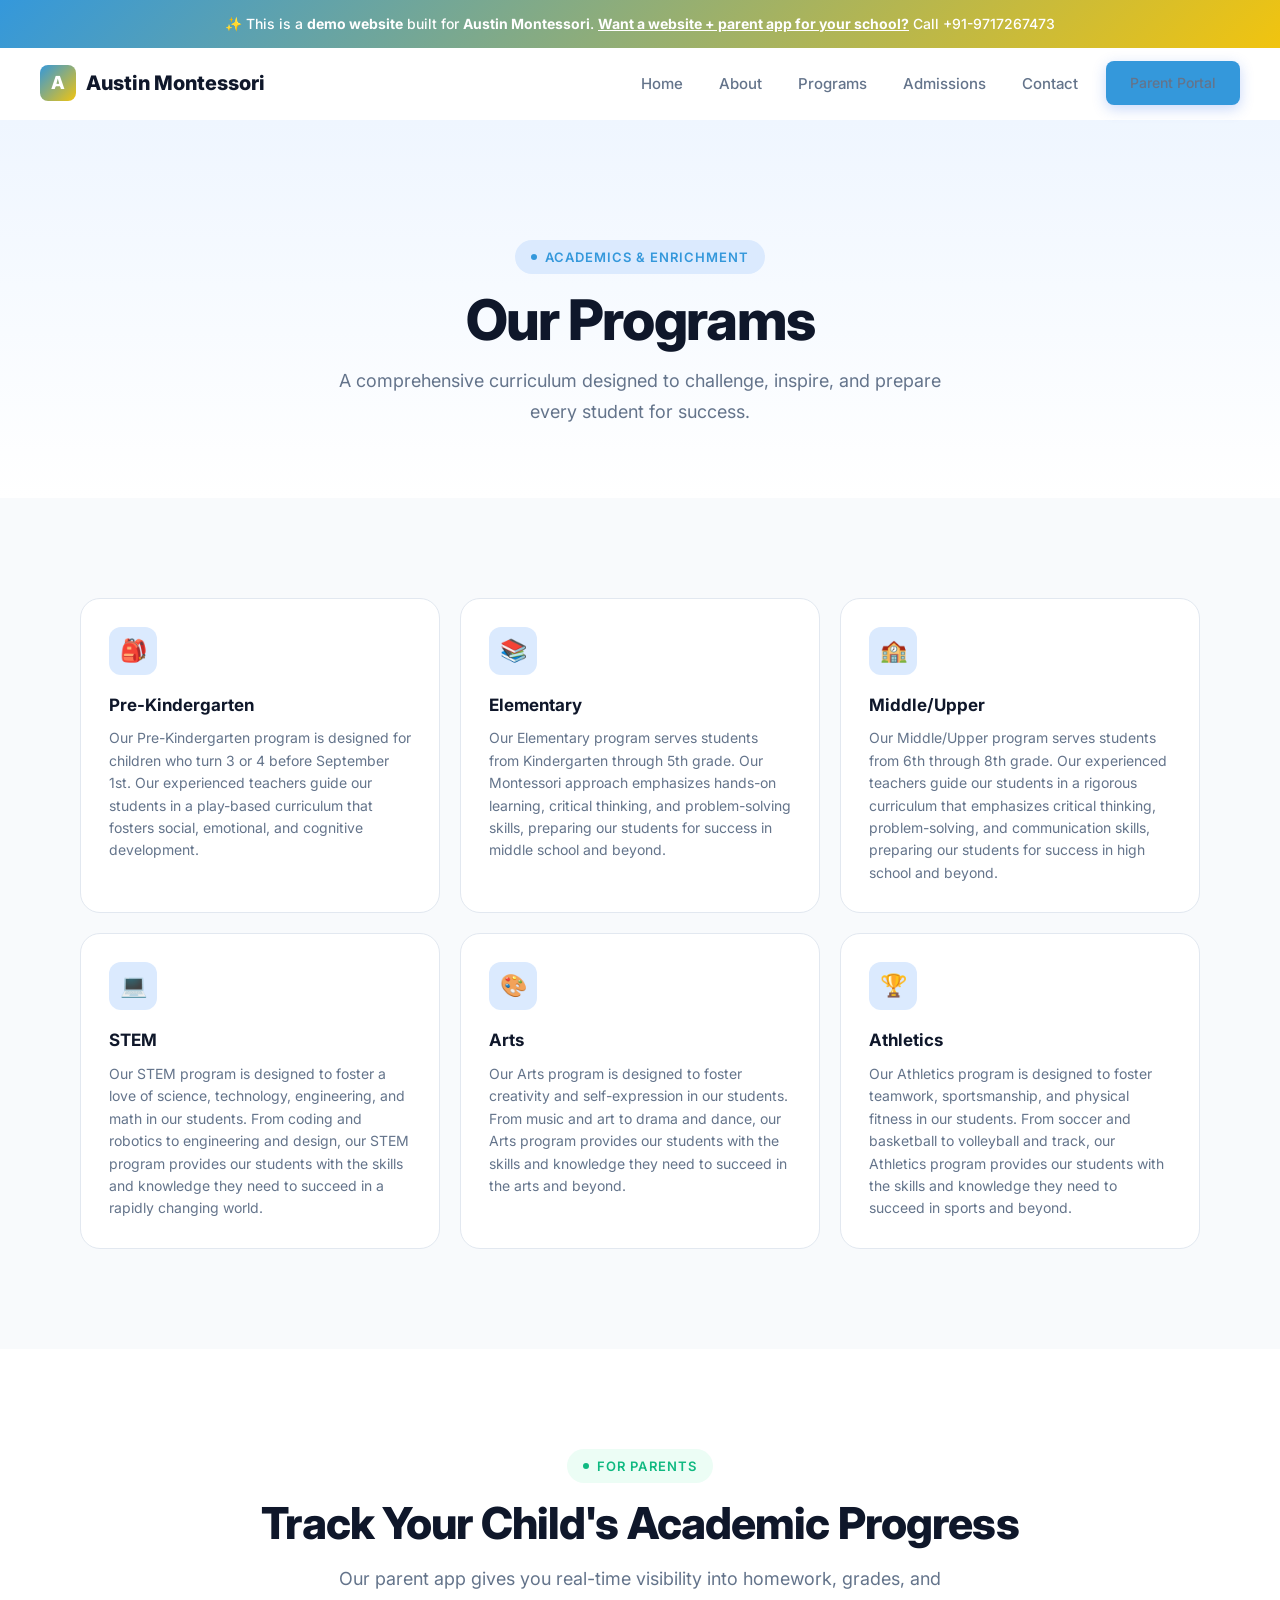
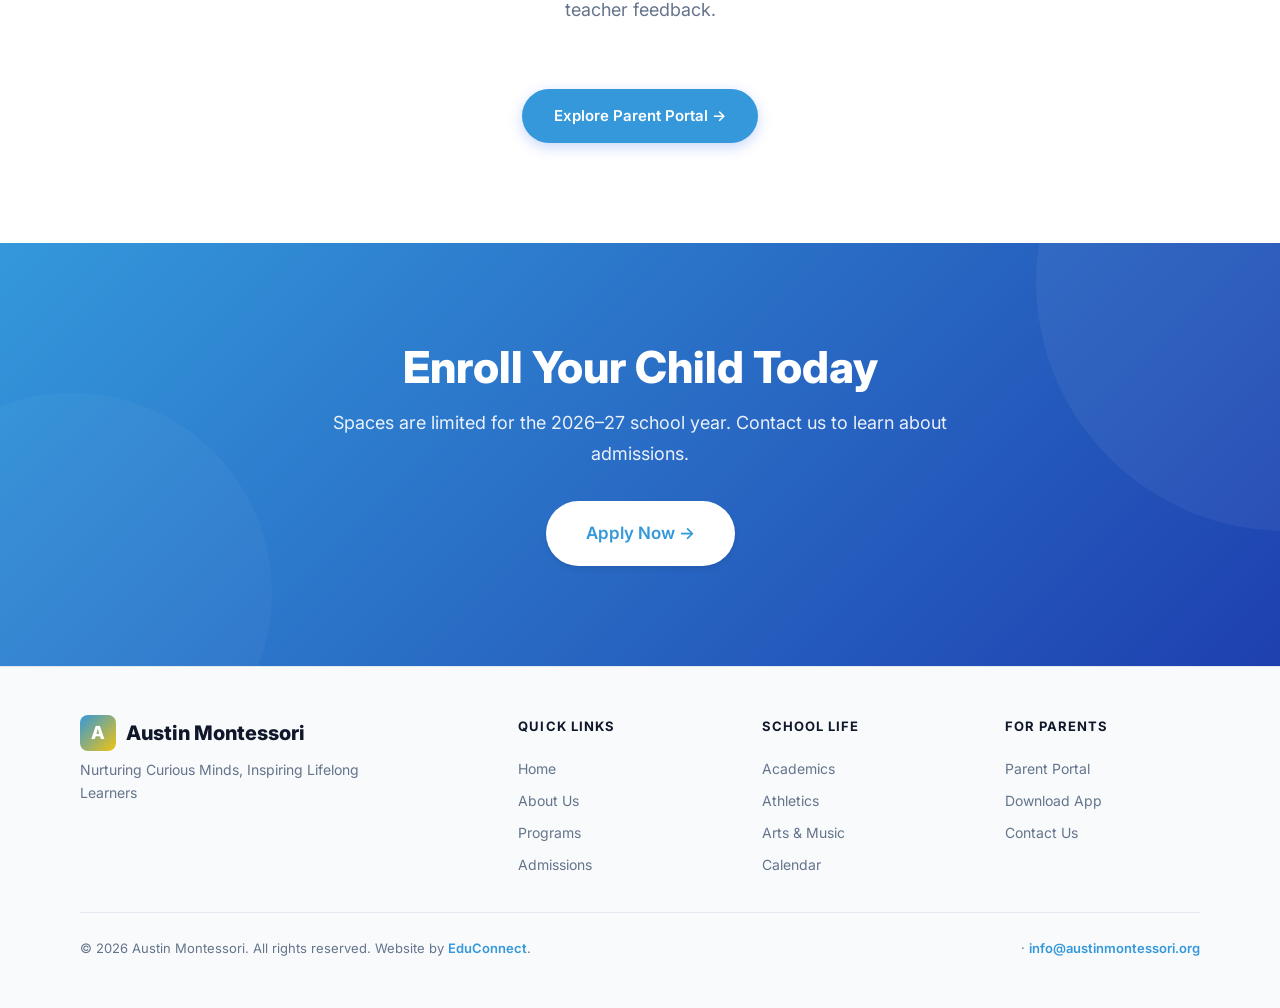
<file: programs.html>
<!DOCTYPE html><html lang="en"><head>
  <meta charset="UTF-8"><meta name="viewport" content="width=device-width,initial-scale=1.0">
  <title>Programs — Austin Montessori</title>
  <meta name="description" content="Programs — Austin Montessori, a premier school in Austin, TX serving Pre-K – 6th Grade.">
  <meta property="og:title" content="Programs — Austin Montessori"><meta property="og:type" content="website">
  <link rel="preconnect" href="https://fonts.googleapis.com"><link rel="preconnect" href="https://fonts.gstatic.com" crossorigin>
  <link href="https://fonts.googleapis.com/css2?family=Inter:wght@400;500;600;700;800&display=swap" rel="stylesheet">
  <link rel="stylesheet" href="/styles.css"><script src="/main.js" defer></script>
</head><body><div class="demo-banner">
  ✨ This is a <strong>demo website</strong> built for <strong>Austin Montessori</strong>.
  <a href="mailto:bhupender@myfirststepschool.com">Want a website + parent app for your school?</a> Call +91-9717267473
</div>
<nav class="navbar">
  <a href="/" class="logo"><span class="logo-icon">A</span>Austin Montessori</a>
  <div class="nav-links">
    <a href="/">Home</a>
    <a href="/about.html">About</a>
    <a href="/programs.html">Programs</a>
    <a href="/admissions.html">Admissions</a>
    <a href="/contact.html">Contact</a>
    <a href="/parents.html" class="btn btn-primary" style="padding:10px 24px;font-size:14px">Parent Portal</a>
  </div>
  <button class="hamburger" aria-label="Toggle menu"><span></span><span></span><span></span></button>
</nav><main>
<section class="page-hero"><div class="container">
  <div class="badge animate-on-scroll mb-4">Academics &amp; Enrichment</div>
  <h1 class="heading-xl animate-on-scroll mb-4">Our Programs</h1>
  <p class="text-lg text-muted max-w-lg mx-auto animate-on-scroll">A comprehensive curriculum designed to challenge, inspire, and prepare every student for success.</p>
</div></section>
<section class="section-padding" style="background:var(--bg-alt)"><div class="container">
  <div class="programs-grid">
      <div class="program-card animate-on-scroll stagger-1">
        <div class="program-icon">🎒</div><h3>Pre-Kindergarten</h3><p>Our Pre-Kindergarten program is designed for children who turn 3 or 4 before September 1st. Our experienced teachers guide our students in a play-based curriculum that fosters social, emotional, and cognitive development.</p>
      </div>
      <div class="program-card animate-on-scroll stagger-2">
        <div class="program-icon">📚</div><h3>Elementary</h3><p>Our Elementary program serves students from Kindergarten through 5th grade. Our Montessori approach emphasizes hands-on learning, critical thinking, and problem-solving skills, preparing our students for success in middle school and beyond.</p>
      </div>
      <div class="program-card animate-on-scroll stagger-3">
        <div class="program-icon">🏫</div><h3>Middle/Upper</h3><p>Our Middle/Upper program serves students from 6th through 8th grade. Our experienced teachers guide our students in a rigorous curriculum that emphasizes critical thinking, problem-solving, and communication skills, preparing our students for success in high school and beyond.</p>
      </div>
      <div class="program-card animate-on-scroll stagger-4">
        <div class="program-icon">💻</div><h3>STEM</h3><p>Our STEM program is designed to foster a love of science, technology, engineering, and math in our students. From coding and robotics to engineering and design, our STEM program provides our students with the skills and knowledge they need to succeed in a rapidly changing world.</p>
      </div>
      <div class="program-card animate-on-scroll stagger-5">
        <div class="program-icon">🎨</div><h3>Arts</h3><p>Our Arts program is designed to foster creativity and self-expression in our students. From music and art to drama and dance, our Arts program provides our students with the skills and knowledge they need to succeed in the arts and beyond.</p>
      </div>
      <div class="program-card animate-on-scroll stagger-6">
        <div class="program-icon">🏆</div><h3>Athletics</h3><p>Our Athletics program is designed to foster teamwork, sportsmanship, and physical fitness in our students. From soccer and basketball to volleyball and track, our Athletics program provides our students with the skills and knowledge they need to succeed in sports and beyond.</p>
      </div></div>
</div></section>
<section class="portal-section section-padding"><div class="container">
  <div class="text-center mb-16">
    <div class="badge accent animate-on-scroll mb-4">For Parents</div>
    <h2 class="heading-lg animate-on-scroll mb-4">Track Your Child's Academic Progress</h2>
    <p class="text-lg text-muted max-w-lg mx-auto animate-on-scroll">Our parent app gives you real-time visibility into homework, grades, and teacher feedback.</p>
  </div>
  <div class="text-center animate-on-scroll"><a href="/parents.html" class="btn btn-primary">Explore Parent Portal →</a></div>
</div></section>
<section class="cta-section"><div class="container"><div class="cta-content animate-on-scroll">
  <h2>Enroll Your Child Today</h2>
  <p>Spaces are limited for the 2026–27 school year. Contact us to learn about admissions.</p>
  <div class="cta-actions"><a href="/admissions.html" class="btn btn-white btn-lg">Apply Now →</a></div>
</div></div></section>
</main><footer class="footer">
  <div class="container">
    <div class="footer-grid">
      <div class="footer-brand">
        <div class="logo" style="margin-bottom:8px"><span class="logo-icon">A</span>Austin Montessori</div>
        <p>Nurturing Curious Minds, Inspiring Lifelong Learners</p>
        <p style="margin-top:12px;font-size:13px"></p>
      </div>
      <div class="footer-col"><h4>Quick Links</h4><a href="/">Home</a><a href="/about.html">About Us</a><a href="/programs.html">Programs</a><a href="/admissions.html">Admissions</a></div>
      <div class="footer-col"><h4>School Life</h4><a href="/programs.html">Academics</a><a href="/programs.html">Athletics</a><a href="/programs.html">Arts &amp; Music</a><a href="/contact.html">Calendar</a></div>
      <div class="footer-col"><h4>For Parents</h4><a href="/parents.html">Parent Portal</a><a href="/parents.html">Download App</a><a href="/contact.html">Contact Us</a><a href="tel:"></a></div>
    </div>
    <div class="footer-bottom">
      <p>&copy; 2026 Austin Montessori. All rights reserved. Website by <a href="mailto:bhupender@myfirststepschool.com">EduConnect</a>.</p>
      <p> &middot; <a href="mailto:info@austinmontessori.org">info@austinmontessori.org</a></p>
    </div>
  </div>
</footer></body></html>
</file>
<file: styles.css>
/* ===== DESIGN SYSTEM — LIGHT PROFESSIONAL ===== */
:root{
  --primary:#3498db;--primary-50:#eff6ff;--primary-100:#dbeafe;--primary-200:#bfdbfe;
  --primary-500:#3498db;--primary-600:#1d4ed8;--primary-700:#1e40af;
  --secondary:#f1c40f;--accent:#10b981;--accent-50:#ecfdf5;
  --white:#fff;--gray-50:#f8fafc;--gray-100:#f1f5f9;--gray-200:#e2e8f0;--gray-300:#cbd5e1;
  --gray-400:#94a3b8;--gray-500:#64748b;--gray-600:#475569;--gray-700:#334155;
  --gray-800:#1e293b;--gray-900:#0f172a;
  --bg:var(--white);--bg-alt:var(--gray-50);--text:var(--gray-700);
  --text-heading:var(--gray-900);--text-muted:var(--gray-500);--border:var(--gray-200);
  --shadow-sm:0 1px 3px rgba(0,0,0,.06),0 1px 2px rgba(0,0,0,.04);
  --shadow-md:0 4px 6px -1px rgba(0,0,0,.07),0 2px 4px -2px rgba(0,0,0,.05);
  --shadow-lg:0 10px 15px -3px rgba(0,0,0,.08),0 4px 6px -4px rgba(0,0,0,.04);
  --shadow-xl:0 20px 25px -5px rgba(0,0,0,.08),0 8px 10px -6px rgba(0,0,0,.04);
  --shadow-2xl:0 25px 50px -12px rgba(0,0,0,.15);
  --shadow-primary:0 4px 14px rgba(37,99,235,.25);
  --radius-sm:8px;--radius-md:12px;--radius-lg:16px;--radius-xl:20px;--radius-2xl:24px;--radius-full:9999px;
  --font:'Inter',-apple-system,BlinkMacSystemFont,'Segoe UI',sans-serif;
}
*,*::before,*::after{margin:0;padding:0;box-sizing:border-box}
html{scroll-behavior:smooth;-webkit-font-smoothing:antialiased}
body{font-family:var(--font);background:var(--bg);color:var(--text);line-height:1.7;overflow-x:hidden;font-size:16px}
a{color:inherit;text-decoration:none}img{max-width:100%;display:block}button{font-family:inherit;cursor:pointer}
.container{max-width:1200px;margin:0 auto;padding:0 24px}
@media(min-width:768px){.container{padding:0 40px}}
.section-padding{padding:80px 0}
@media(min-width:768px){.section-padding{padding:100px 0}}
.badge{display:inline-flex;align-items:center;gap:8px;padding:6px 16px;font-size:13px;font-weight:600;text-transform:uppercase;letter-spacing:.08em;border-radius:var(--radius-full);background:var(--primary-100);color:var(--primary)}
.badge::before{content:'';width:6px;height:6px;border-radius:50%;background:var(--primary);animation:pulse 2s infinite}
.badge.accent{background:var(--accent-50);color:var(--accent)}.badge.accent::before{background:var(--accent)}
.heading-xl{font-size:clamp(32px,5vw,56px);font-weight:800;line-height:1.08;letter-spacing:-.03em;color:var(--text-heading)}
.heading-lg{font-size:clamp(28px,4vw,44px);font-weight:800;line-height:1.12;letter-spacing:-.02em;color:var(--text-heading)}
.heading-md{font-size:clamp(22px,3vw,32px);font-weight:700;line-height:1.2;color:var(--text-heading)}
.heading-sm{font-size:20px;font-weight:700;line-height:1.3;color:var(--text-heading)}
.text-lg{font-size:18px;line-height:1.7;color:var(--text)}
.text-base{font-size:16px;line-height:1.7;color:var(--text)}
.text-sm{font-size:14px;line-height:1.6;color:var(--text-muted)}
.text-center{text-align:center}.text-muted{color:var(--text-muted)}
.gradient-text{background:linear-gradient(135deg,var(--primary),var(--secondary));-webkit-background-clip:text;-webkit-text-fill-color:transparent;background-clip:text}
.max-w-lg{max-width:640px}.mx-auto{margin-left:auto;margin-right:auto}
.mb-4{margin-bottom:16px}.mb-6{margin-bottom:24px}.mb-8{margin-bottom:32px}
.mb-12{margin-bottom:48px}.mb-16{margin-bottom:64px}
.btn{display:inline-flex;align-items:center;justify-content:center;gap:8px;padding:14px 32px;font-size:15px;font-weight:600;border-radius:var(--radius-full);border:none;cursor:pointer;transition:all .25s cubic-bezier(.4,0,.2,1);text-decoration:none;white-space:nowrap}
.btn-primary{background:var(--primary);color:var(--white);box-shadow:var(--shadow-primary)}
.btn-primary:hover{background:var(--primary-600);transform:translateY(-2px);box-shadow:0 8px 24px rgba(37,99,235,.3)}
.btn-lg{padding:18px 40px;font-size:17px}
.btn-outline{background:transparent;color:var(--primary);border:2px solid var(--primary-200)}
.btn-outline:hover{background:var(--primary-50);border-color:var(--primary);transform:translateY(-2px)}
.btn-white{background:var(--white);color:var(--primary);box-shadow:var(--shadow-md)}
.btn-white:hover{transform:translateY(-2px);box-shadow:var(--shadow-lg)}
.demo-banner{background:linear-gradient(135deg,var(--primary),var(--secondary));color:var(--white);text-align:center;padding:12px 24px;font-size:14px;font-weight:500;position:relative;z-index:200}
.demo-banner strong{font-weight:700}.demo-banner a{color:var(--white);text-decoration:underline;font-weight:700}
.navbar{position:sticky;top:0;z-index:100;display:flex;justify-content:space-between;align-items:center;padding:0 24px;height:72px;background:rgba(255,255,255,.92);backdrop-filter:blur(20px) saturate(180%);border-bottom:1px solid transparent;transition:all .3s ease}
@media(min-width:768px){.navbar{padding:0 40px}}
.navbar.scrolled{border-bottom-color:var(--border);box-shadow:var(--shadow-sm)}
.logo{display:flex;align-items:center;gap:10px;font-size:18px;font-weight:800;color:var(--text-heading)}
@media(min-width:768px){.logo{font-size:20px}}
.logo-icon{width:36px;height:36px;border-radius:var(--radius-sm);background:linear-gradient(135deg,var(--primary),var(--secondary));display:flex;align-items:center;justify-content:center;color:white;font-size:18px;font-weight:800}
.nav-links{display:flex;gap:4px;align-items:center}
.nav-links a{padding:8px 16px;font-size:15px;font-weight:500;color:var(--text-muted);border-radius:var(--radius-sm);transition:all .2s ease}
.nav-links a:hover{color:var(--text-heading);background:var(--gray-50)}
.nav-links .btn{margin-left:8px}
.hamburger{display:none;background:none;border:none;padding:8px;min-height:44px;min-width:44px;flex-direction:column;justify-content:center;align-items:center}
.hamburger span{display:block;width:22px;height:2px;background:var(--gray-700);margin:3px 0;transition:all .3s ease;border-radius:2px}
.hamburger.active span:nth-child(1){transform:rotate(45deg) translate(4px,4px)}
.hamburger.active span:nth-child(2){opacity:0}
.hamburger.active span:nth-child(3){transform:rotate(-45deg) translate(4px,-4px)}
@media(max-width:768px){.hamburger{display:flex}.nav-links{display:none;position:fixed;top:72px;left:0;right:0;bottom:0;background:var(--white);flex-direction:column;align-items:center;justify-content:center;gap:16px;z-index:200}.nav-links.open{display:flex}.nav-links a{font-size:18px;padding:12px 24px}}
.hero{position:relative;overflow:hidden;background:linear-gradient(180deg,var(--primary-50) 0%,var(--white) 100%)}
.hero-inner{display:grid;grid-template-columns:1fr;gap:48px;align-items:center;padding:60px 0 80px}
@media(min-width:1024px){.hero-inner{grid-template-columns:1fr 1fr;gap:64px;padding:80px 0 100px}}
.hero-content{max-width:560px}
@media(max-width:1023px){.hero-content{text-align:center;margin:0 auto}}
.hero-actions{display:flex;gap:12px;flex-wrap:wrap}
@media(max-width:1023px){.hero-actions{justify-content:center}}
.hero-visual{display:flex;justify-content:center;align-items:center;position:relative}
.school-illustration{position:relative;width:100%;max-width:480px;aspect-ratio:4/3;border-radius:var(--radius-2xl);overflow:hidden;background:linear-gradient(135deg,var(--primary-100),var(--primary-50));border:1px solid var(--primary-200);box-shadow:var(--shadow-xl)}
.school-illustration-inner{width:100%;height:100%;display:flex;flex-direction:column;align-items:center;justify-content:center;gap:16px;padding:32px}
.school-building{font-size:80px;line-height:1}
.school-illustration h3{font-size:18px;font-weight:700;color:var(--primary-700);text-align:center}
.school-illustration p{font-size:13px;color:var(--primary-600);text-align:center;font-weight:500}
.hero-info-cards{display:flex;gap:12px;flex-wrap:wrap;margin-top:20px}
@media(max-width:1023px){.hero-info-cards{justify-content:center}}
.info-chip{display:flex;align-items:center;gap:6px;padding:8px 16px;background:var(--white);border:1px solid var(--border);border-radius:var(--radius-full);font-size:13px;font-weight:500;color:var(--gray-600);box-shadow:var(--shadow-sm)}
.info-chip .ic-icon{font-size:16px}
.float-card{position:absolute;background:var(--white);border-radius:var(--radius-lg);box-shadow:var(--shadow-xl);padding:14px 18px;display:flex;align-items:center;gap:10px;font-size:13px;font-weight:600;color:var(--gray-800);animation:float-gentle 4s ease-in-out infinite;z-index:5;white-space:nowrap}
.float-card.card-1{top:10%;right:-20px;animation-delay:0s}
.float-card.card-2{bottom:20%;left:-30px;animation-delay:1.5s}
.float-card.card-3{top:55%;right:-30px;animation-delay:3s}
.float-card .fc-icon{width:32px;height:32px;border-radius:8px;display:flex;align-items:center;justify-content:center;font-size:15px}
.float-card .fc-icon.green{background:#dcfce7;color:#16a34a}
.float-card .fc-icon.blue{background:var(--primary-100);color:var(--primary)}
.float-card .fc-icon.purple{background:#f3e8ff;color:#9333ea}
.welcome-section{background:var(--white)}
.welcome-grid{display:grid;grid-template-columns:1fr;gap:40px;align-items:center}
@media(min-width:768px){.welcome-grid{grid-template-columns:auto 1fr;gap:48px}}
.principal-card{display:flex;flex-direction:column;align-items:center;text-align:center;gap:16px}
.principal-avatar{width:120px;height:120px;border-radius:50%;background:linear-gradient(135deg,var(--primary),var(--secondary));display:flex;align-items:center;justify-content:center;font-size:48px;color:white;box-shadow:var(--shadow-lg)}
.principal-name{font-size:16px;font-weight:700;color:var(--text-heading)}
.principal-title{font-size:13px;color:var(--text-muted)}
.welcome-text blockquote{font-size:18px;font-style:italic;color:var(--text);line-height:1.8;border-left:4px solid var(--primary);padding-left:24px;margin-bottom:20px}
.welcome-text p{font-size:15px;color:var(--text-muted);line-height:1.7}
.features-section{background:var(--bg-alt)}
.features-grid{display:grid;grid-template-columns:1fr;gap:20px}
@media(min-width:640px){.features-grid{grid-template-columns:repeat(2,1fr)}}
@media(min-width:1024px){.features-grid{grid-template-columns:repeat(3,1fr)}}
.feature-card{position:relative;padding:32px;border-radius:var(--radius-xl);background:var(--white);border:1px solid var(--border);transition:all .3s ease;overflow:hidden}
.feature-card:hover{transform:translateY(-4px);box-shadow:var(--shadow-lg);border-color:var(--primary-200)}
.feature-icon{width:52px;height:52px;border-radius:var(--radius-md);background:var(--primary-100);display:flex;align-items:center;justify-content:center;margin-bottom:20px;font-size:24px;transition:transform .3s ease}
.feature-card:hover .feature-icon{transform:scale(1.1)}
.feature-card h3{font-size:18px;font-weight:700;color:var(--text-heading);margin-bottom:8px}
.feature-card p{font-size:14px;color:var(--text-muted);line-height:1.6}
.programs-section{background:var(--white)}
.programs-grid{display:grid;grid-template-columns:1fr;gap:20px}
@media(min-width:640px){.programs-grid{grid-template-columns:repeat(2,1fr)}}
@media(min-width:1024px){.programs-grid{grid-template-columns:repeat(3,1fr)}}
.program-card{padding:28px;border-radius:var(--radius-xl);background:var(--white);border:1px solid var(--border);transition:all .3s ease;position:relative;overflow:hidden}
.program-card::before{content:'';position:absolute;top:0;left:0;right:0;height:3px;background:linear-gradient(90deg,var(--primary),var(--secondary));transform:scaleX(0);transform-origin:left;transition:transform .3s ease}
.program-card:hover{transform:translateY(-4px);box-shadow:var(--shadow-lg);border-color:var(--primary-200)}
.program-card:hover::before{transform:scaleX(1)}
.program-icon{width:48px;height:48px;border-radius:var(--radius-md);background:var(--primary-100);display:flex;align-items:center;justify-content:center;margin-bottom:16px;font-size:22px}
.program-card h3{font-size:17px;font-weight:700;color:var(--text-heading);margin-bottom:8px}
.program-card p{font-size:14px;color:var(--text-muted);line-height:1.6}
.stats-section{background:linear-gradient(135deg,var(--primary),var(--primary-700));color:var(--white);padding:64px 0}
.stats-grid{display:grid;grid-template-columns:repeat(2,1fr);gap:32px;text-align:center}
@media(min-width:768px){.stats-grid{grid-template-columns:repeat(4,1fr)}}
.stat-value{font-size:clamp(32px,4vw,48px);font-weight:800;line-height:1}
.stat-label{font-size:14px;opacity:.8;margin-top:8px;font-weight:500}
.events-section{background:var(--bg-alt)}
.events-grid{display:grid;grid-template-columns:1fr;gap:16px;max-width:800px;margin:0 auto}
@media(min-width:640px){.events-grid{grid-template-columns:repeat(2,1fr)}}
.event-card{display:flex;gap:16px;padding:24px;border-radius:var(--radius-xl);background:var(--white);border:1px solid var(--border);transition:all .3s ease}
.event-card:hover{box-shadow:var(--shadow-md);border-color:var(--primary-200)}
.event-date{min-width:56px;text-align:center;padding:8px;border-radius:var(--radius-md);background:var(--primary-100)}
.event-date .month{font-size:11px;font-weight:700;text-transform:uppercase;color:var(--primary);letter-spacing:.05em}
.event-date .day{font-size:24px;font-weight:800;color:var(--primary-700);line-height:1.2}
.event-info h4{font-size:15px;font-weight:700;color:var(--text-heading);margin-bottom:4px}
.event-info p{font-size:13px;color:var(--text-muted);line-height:1.5}
.portal-section{background:var(--white)}
.portal-grid{display:grid;grid-template-columns:1fr;gap:48px;align-items:center}
@media(min-width:1024px){.portal-grid{grid-template-columns:1fr 1fr;gap:64px}}
.phone-mockup{position:relative;width:260px;height:520px;background:var(--gray-900);border-radius:40px;padding:12px;box-shadow:var(--shadow-2xl),0 0 0 2px var(--gray-300);margin:0 auto;transform:perspective(1000px) rotateY(-6deg) rotateX(3deg)}
.phone-mockup::before{content:'';position:absolute;top:12px;left:50%;transform:translateX(-50%);width:72px;height:22px;background:var(--gray-900);border-radius:0 0 14px 14px;z-index:10}
.phone-screen{width:100%;height:100%;background:var(--white);border-radius:30px;overflow:hidden;position:relative}
.phone-screen-content{padding:50px 14px 14px;font-size:12px;color:var(--gray-700)}
.phone-status-bar{position:absolute;top:0;left:0;right:0;height:44px;background:var(--primary);display:flex;align-items:center;justify-content:center;color:white;font-weight:700;font-size:13px;border-radius:18px 18px 0 0}
.phone-nav-item{display:flex;align-items:center;gap:10px;padding:12px 10px;border-bottom:1px solid var(--gray-100);position:relative}
.phone-nav-item:last-child{border-bottom:none}
.phone-nav-icon{width:34px;height:34px;border-radius:9px;display:flex;align-items:center;justify-content:center;font-size:15px;flex-shrink:0}
.phone-nav-icon.blue{background:var(--primary-100);color:var(--primary)}
.phone-nav-icon.green{background:#dcfce7;color:#16a34a}
.phone-nav-icon.purple{background:#f3e8ff;color:#9333ea}
.phone-nav-icon.orange{background:#fff7ed;color:#ea580c}
.phone-nav-label{font-weight:600;font-size:12px;color:var(--gray-800)}
.phone-nav-sub{font-size:10px;color:var(--gray-400);margin-top:1px}
.phone-badge{position:absolute;top:8px;right:6px;min-width:16px;height:16px;border-radius:8px;background:#ef4444;color:white;font-size:9px;font-weight:700;display:flex;align-items:center;justify-content:center;padding:0 4px}
.phone-bottom-bar{position:absolute;bottom:0;left:0;right:0;height:50px;background:var(--white);border-top:1px solid var(--gray-100);display:flex;align-items:center;justify-content:space-around;padding:0 8px;border-radius:0 0 18px 18px}
.phone-tab{display:flex;flex-direction:column;align-items:center;gap:2px;font-size:8px;color:var(--gray-400);font-weight:500}
.phone-tab.active{color:var(--primary)}
.portal-features{list-style:none;padding:0}
.portal-features li{display:flex;align-items:flex-start;gap:12px;padding:12px 0;border-bottom:1px solid var(--gray-100);font-size:15px;color:var(--text)}
.portal-features li:last-child{border-bottom:none}
.portal-features .pf-icon{width:24px;height:24px;border-radius:50%;background:var(--accent-50);color:var(--accent);display:flex;align-items:center;justify-content:center;flex-shrink:0;margin-top:2px;font-size:13px;font-weight:700}
.testimonials-section{background:var(--bg-alt)}
.testimonials-grid{display:grid;grid-template-columns:1fr;gap:24px}
@media(min-width:768px){.testimonials-grid{grid-template-columns:repeat(3,1fr)}}
.testimonial-card{padding:32px;border-radius:var(--radius-xl);background:var(--white);border:1px solid var(--border);transition:all .3s ease}
.testimonial-card:hover{box-shadow:var(--shadow-lg);transform:translateY(-4px)}
.stars{display:flex;gap:2px;margin-bottom:16px}.star{color:#f59e0b;font-size:16px}
.testimonial-text{font-size:15px;color:var(--text);line-height:1.7;margin-bottom:20px;font-style:italic}
.testimonial-author{display:flex;align-items:center;gap:12px}
.author-avatar{width:44px;height:44px;border-radius:50%;background:linear-gradient(135deg,var(--primary),var(--secondary));display:flex;align-items:center;justify-content:center;font-weight:700;color:var(--white);font-size:16px;flex-shrink:0}
.author-info .author-name{font-weight:600;font-size:14px;color:var(--text-heading)}
.author-info .author-role{font-size:12px;color:var(--text-muted)}
.cta-section{background:linear-gradient(135deg,var(--primary),var(--primary-700));color:var(--white);text-align:center;position:relative;overflow:hidden;padding:80px 0}
@media(min-width:768px){.cta-section{padding:100px 0}}
.cta-section::before{content:'';position:absolute;top:-50%;right:-20%;width:500px;height:500px;border-radius:50%;background:rgba(255,255,255,.05)}
.cta-section::after{content:'';position:absolute;bottom:-30%;left:-10%;width:400px;height:400px;border-radius:50%;background:rgba(255,255,255,.03)}
.cta-content{position:relative;z-index:1;max-width:640px;margin:0 auto}
.cta-content h2{font-size:clamp(28px,4vw,44px);font-weight:800;margin-bottom:16px;line-height:1.12}
.cta-content p{font-size:18px;opacity:.9;margin-bottom:32px;line-height:1.7}
.cta-actions{display:flex;gap:12px;justify-content:center;flex-wrap:wrap}
.page-hero{padding:100px 0 60px;background:linear-gradient(180deg,var(--primary-50) 0%,var(--white) 100%);text-align:center;position:relative}
@media(min-width:768px){.page-hero{padding:120px 0 70px}}
.content-section{padding:64px 0}.content-section .container{max-width:800px}
.content-section p{font-size:16px;color:var(--text);line-height:1.9;margin-bottom:24px}
.content-section p:last-child{margin-bottom:0}
.contact-grid{display:grid;grid-template-columns:1fr;gap:32px}
@media(min-width:768px){.contact-grid{grid-template-columns:1fr 1fr;gap:40px}}
.contact-info-card{padding:32px;border-radius:var(--radius-xl);background:var(--white);border:1px solid var(--border)}
.contact-item{display:flex;align-items:flex-start;gap:14px;margin-bottom:24px}
.contact-item:last-child{margin-bottom:0}
.contact-icon{width:44px;height:44px;border-radius:var(--radius-md);background:var(--primary-100);display:flex;align-items:center;justify-content:center;flex-shrink:0;font-size:20px}
.contact-item h4{font-weight:600;color:var(--text-heading);margin-bottom:2px;font-size:14px}
.contact-item p{color:var(--text-muted);font-size:14px}
.contact-form{background:var(--white);border-radius:var(--radius-xl);border:1px solid var(--border);padding:32px}
.form-group{margin-bottom:16px}.form-group:last-of-type{margin-bottom:24px}
.form-label{display:block;font-size:13px;font-weight:600;color:var(--text-heading);margin-bottom:6px}
.form-input,.form-textarea{width:100%;padding:12px 16px;border:1px solid var(--border);border-radius:var(--radius-sm);font-family:var(--font);font-size:14px;color:var(--text-heading);background:var(--gray-50);transition:all .2s ease;outline:none}
.form-input:focus,.form-textarea:focus{border-color:var(--primary);box-shadow:0 0 0 3px var(--primary-100);background:var(--white)}
.form-textarea{resize:vertical;min-height:100px}
.admissions-steps{display:grid;grid-template-columns:1fr;gap:24px;max-width:700px;margin:0 auto}
.adm-step{display:flex;gap:20px;padding:24px;background:var(--white);border-radius:var(--radius-xl);border:1px solid var(--border)}
.adm-step-num{width:48px;height:48px;border-radius:50%;background:var(--primary);color:var(--white);display:flex;align-items:center;justify-content:center;font-weight:800;font-size:20px;flex-shrink:0}
.adm-step h4{font-weight:700;color:var(--text-heading);margin-bottom:4px}
.adm-step p{font-size:14px;color:var(--text-muted);line-height:1.6}
.footer{padding:48px 0;border-top:1px solid var(--border);background:var(--gray-50)}
.footer-grid{display:grid;grid-template-columns:1fr;gap:32px}
@media(min-width:768px){.footer-grid{grid-template-columns:2fr 1fr 1fr 1fr;gap:48px}}
.footer-brand p{font-size:14px;color:var(--text-muted);margin-top:8px;line-height:1.6;max-width:320px}
.footer-col h4{font-size:13px;font-weight:700;text-transform:uppercase;letter-spacing:.08em;color:var(--text-heading);margin-bottom:16px}
.footer-col a{display:block;font-size:14px;color:var(--text-muted);padding:4px 0;transition:color .2s ease}
.footer-col a:hover{color:var(--primary)}
.footer-bottom{border-top:1px solid var(--border);margin-top:32px;padding-top:24px;display:flex;justify-content:space-between;align-items:center;flex-wrap:wrap;gap:16px}
.footer-bottom p{font-size:13px;color:var(--text-muted)}
.footer-bottom a{color:var(--primary);font-weight:600}
@keyframes pulse{0%,100%{opacity:1;transform:scale(1)}50%{opacity:.5;transform:scale(1.3)}}
@keyframes float-gentle{0%,100%{transform:translateY(0)}50%{transform:translateY(-12px)}}
.animate-on-scroll{opacity:0;transform:translateY(24px);transition:opacity .6s ease,transform .6s ease}
.animate-on-scroll.visible{opacity:1;transform:translateY(0)}
.stagger-1{transition-delay:.1s}.stagger-2{transition-delay:.2s}.stagger-3{transition-delay:.3s}
.stagger-4{transition-delay:.4s}.stagger-5{transition-delay:.5s}.stagger-6{transition-delay:.6s}
@media(prefers-reduced-motion:reduce){*,*::before,*::after{animation-duration:.01ms!important;transition-duration:.01ms!important}.animate-on-scroll{opacity:1;transform:none}.float-card{animation:none}}
</file>
<file: app/styles.css>
/* ==================== RESET & BASE ==================== */
*,*::before,*::after{box-sizing:border-box;margin:0;padding:0}
body{font-family:'Inter',system-ui,-apple-system,sans-serif;background:#f8fafc;color:#1e293b;-webkit-font-smoothing:antialiased}
a{color:inherit;text-decoration:none}

/* ==================== DEMO BANNER ==================== */
.demo-banner{background:#1e293b;color:#fff;padding:10px 20px;text-align:center;font-size:13px;position:sticky;top:0;z-index:100}
.banner-inner{max-width:900px;margin:0 auto;display:flex;align-items:center;justify-content:center;gap:16px;flex-wrap:wrap}
.banner-cta{background:#fff;color:#1e293b;padding:6px 16px;border-radius:20px;font-weight:600;font-size:12px;transition:transform .2s}
.banner-cta:hover{transform:scale(1.05)}

/* ==================== HERO SECTION ==================== */
.hero-section{padding:60px 20px 50px;text-align:center;color:#fff}
.hero-content{max-width:600px;margin:0 auto}
.hero-logo{width:64px;height:64px;border-radius:16px;display:inline-flex;align-items:center;justify-content:center;font-size:28px;font-weight:800;color:#fff;margin-bottom:16px}
.hero-section h1{font-size:28px;font-weight:800;margin-bottom:8px}
.hero-tagline{font-size:16px;opacity:.9;margin-bottom:6px}
.hero-desc{font-size:14px;opacity:.7;margin-bottom:20px}
.hero-badges{display:flex;gap:10px;justify-content:center;flex-wrap:wrap}
.hero-badge{background:rgba(255,255,255,.15);backdrop-filter:blur(8px);padding:6px 14px;border-radius:20px;font-size:13px;font-weight:500}

/* ==================== PHONES SECTION ==================== */
.phones-section{padding:40px 20px 60px;max-width:1100px;margin:0 auto}
.phones-header{text-align:center;margin-bottom:40px}
.phones-header h2{font-size:28px;font-weight:800;margin-bottom:8px}
.phones-header p{color:#64748b;font-size:15px}

.phones-container{display:flex;align-items:flex-start;justify-content:center;gap:24px;flex-wrap:wrap}
.phone-wrapper{display:flex;flex-direction:column;align-items:center;gap:12px}

/* Phone Labels */
.phone-label{font-size:15px;font-weight:700;padding:6px 18px;border-radius:20px;display:inline-flex;align-items:center;gap:6px}
.teacher-label{background:#EEF2FF;color:#6366F1}
.parent-label{background:#DCFCE7;color:#16A34A}

/* ==================== PHONE FRAME ==================== */
.phone-frame{width:320px;height:680px;background:#000;border-radius:40px;padding:8px;box-shadow:0 25px 50px rgba(0,0,0,.15),0 0 0 2px #333,inset 0 0 0 2px #1a1a1a;position:relative;overflow:hidden}
.phone-notch{position:absolute;top:8px;left:50%;transform:translateX(-50%);width:120px;height:28px;background:#000;border-radius:0 0 16px 16px;z-index:10}
.phone-screen{background:#f8fafc;border-radius:32px;height:100%;overflow:hidden;display:flex;flex-direction:column;position:relative}

/* Status Bar */
.status-bar{display:flex;justify-content:space-between;align-items:center;padding:14px 24px 4px;font-size:12px;font-weight:600;position:relative;z-index:5}
.status-icons{display:flex;gap:4px;font-size:11px}

/* ==================== APP SCREENS ==================== */
.app-screen{display:none;flex-direction:column;flex:1;overflow:hidden}
.app-screen.active{display:flex}

/* Screen Hero */
.screen-hero{color:#fff;padding:28px 18px 18px;position:relative}
.screen-hero.compact{padding:28px 18px 14px}
.app-name-bar{font-size:11px;font-weight:700;text-transform:uppercase;letter-spacing:1.5px;opacity:.8;margin-bottom:8px}
.screen-title{font-size:20px;font-weight:800}
.screen-subtitle{font-size:13px;opacity:.7;margin-top:2px}

.hero-greeting{font-size:14px;opacity:.8;margin-bottom:10px}
.hero-student{display:flex;align-items:center;gap:10px;margin-bottom:12px}
.student-avatar{width:40px;height:40px;border-radius:50%;background:rgba(255,255,255,.2);display:flex;align-items:center;justify-content:center;font-size:18px;font-weight:700}
.student-name{font-size:16px;font-weight:700}
.student-class{font-size:12px;opacity:.7}
.hero-chips{display:flex;gap:8px}
.glass-chip{background:rgba(255,255,255,.15);backdrop-filter:blur(8px);padding:5px 12px;border-radius:14px;font-size:12px;font-weight:500;display:flex;align-items:center;gap:5px}

/* Screen Body */
.screen-body{flex:1;overflow-y:auto;padding:16px 14px;-webkit-overflow-scrolling:touch}
.section-label{font-size:13px;font-weight:700;color:#64748b;text-transform:uppercase;letter-spacing:.5px;margin-bottom:10px}

/* ==================== TAB BAR ==================== */
.tab-bar{display:flex;background:#fff;border-top:1px solid #e2e8f0;padding:6px 4px 18px;gap:2px}
.tab{flex:1;display:flex;flex-direction:column;align-items:center;gap:2px;background:none;border:none;color:#94a3b8;font-size:10px;font-weight:500;padding:4px 0;cursor:pointer;transition:color .2s}
.tab.active{color:#6366F1}
.tab svg{width:18px;height:18px}

/* ==================== CARD LIST ==================== */
.card-list{display:flex;flex-direction:column;gap:8px}
.card-item{background:#fff;border-radius:12px;padding:12px;box-shadow:0 1px 3px rgba(0,0,0,.06);display:flex;align-items:center;gap:10px;transition:transform .15s}
.card-item:active{transform:scale(.98)}
.card-icon{width:36px;height:36px;border-radius:10px;display:flex;align-items:center;justify-content:center;font-size:16px;flex-shrink:0}
.card-content{flex:1;min-width:0}
.card-title{font-size:13px;font-weight:600;white-space:nowrap;overflow:hidden;text-overflow:ellipsis}
.card-sub{font-size:11px;color:#94a3b8}
.card-badge{font-size:10px;font-weight:600;padding:3px 8px;border-radius:8px;flex-shrink:0}

/* ==================== TEACHER: QUICK ACTIONS ==================== */
.quick-actions{display:grid;grid-template-columns:1fr 1fr;gap:8px}
.action-card{background:#fff;border-radius:12px;padding:14px 10px;display:flex;flex-direction:column;align-items:center;gap:8px;box-shadow:0 1px 3px rgba(0,0,0,.06);cursor:pointer;transition:transform .15s,box-shadow .15s}
.action-card:active{transform:scale(.96)}
.action-icon{width:36px;height:36px;border-radius:10px;display:flex;align-items:center;justify-content:center;font-size:16px;font-weight:700}
.action-card span{font-size:12px;font-weight:600;color:#334155}

/* ==================== TEACHER: STATS ROW ==================== */
.stats-row{display:grid;grid-template-columns:1fr 1fr 1fr;gap:8px}
.stat-card{background:#fff;border-radius:12px;padding:12px 8px;text-align:center;box-shadow:0 1px 3px rgba(0,0,0,.06)}
.stat-num{font-size:22px;font-weight:800}
.stat-lbl{font-size:10px;color:#94a3b8;font-weight:500;margin-top:2px}

/* ==================== TEACHER: CLASS SELECTOR ==================== */
.class-selector{display:flex;gap:6px;flex-wrap:wrap;margin-bottom:12px}
.class-chip{padding:6px 14px;border-radius:16px;font-size:12px;font-weight:600;background:#f1f5f9;color:#64748b;cursor:pointer;transition:all .2s}
.class-chip.active{background:#6366F1;color:#fff}

/* ==================== TEACHER: ATTENDANCE TOOLBAR ==================== */
.attendance-toolbar{display:flex;gap:8px;margin-bottom:12px}
.att-btn{flex:1;padding:8px;border:none;border-radius:10px;font-size:12px;font-weight:600;cursor:pointer;transition:opacity .2s}
.present-btn{background:#DCFCE7;color:#16A34A}
.absent-btn{background:#FEE2E2;color:#DC2626}

/* ==================== TEACHER: ATTENDANCE STUDENT ROW ==================== */
.attendance-row{display:flex;align-items:center;gap:10px;background:#fff;border-radius:12px;padding:10px 12px;margin-bottom:6px;box-shadow:0 1px 3px rgba(0,0,0,.06)}
.att-student-info{flex:1;min-width:0}
.att-student-name{font-size:13px;font-weight:600}
.att-student-roll{font-size:11px;color:#94a3b8}
.att-toggle{display:flex;gap:4px}
.att-toggle-btn{width:28px;height:28px;border:2px solid #e2e8f0;border-radius:8px;display:flex;align-items:center;justify-content:center;font-size:11px;font-weight:700;background:#fff;cursor:pointer;transition:all .2s}
.att-toggle-btn.sel-present{background:#DCFCE7;border-color:#16A34A;color:#16A34A}
.att-toggle-btn.sel-absent{background:#FEE2E2;border-color:#DC2626;color:#DC2626}
.att-toggle-btn.sel-late{background:#FEF3C7;border-color:#D97706;color:#D97706}

/* ==================== TEACHER: FORM ELEMENTS ==================== */
.form-area{display:flex;flex-direction:column;gap:12px}
.form-group{display:flex;flex-direction:column;gap:4px}
.form-label{font-size:11px;font-weight:600;color:#64748b;text-transform:uppercase;letter-spacing:.5px}
.form-select,.form-input-demo{background:#fff;border:1.5px solid #e2e8f0;border-radius:10px;padding:10px 12px;font-size:13px;color:#334155}
.form-textarea-demo{background:#fff;border:1.5px solid #e2e8f0;border-radius:10px;padding:10px 12px;font-size:12px;color:#334155;min-height:60px;line-height:1.5}
.submit-btn{border:none;color:#fff;padding:12px;border-radius:12px;font-size:14px;font-weight:700;cursor:pointer;transition:opacity .2s}
.submit-btn:active{opacity:.8}

/* Tab Pills */
.tab-pills{display:flex;gap:4px;background:#f1f5f9;border-radius:10px;padding:3px;margin-bottom:12px}
.pill{flex:1;text-align:center;padding:7px;border-radius:8px;font-size:12px;font-weight:600;color:#64748b;cursor:pointer;transition:all .2s}
.pill.active{background:#fff;color:#334155;box-shadow:0 1px 3px rgba(0,0,0,.1)}

/* ==================== TEACHER: SEARCH BAR ==================== */
.search-bar{display:flex;align-items:center;gap:8px;background:#fff;border:1.5px solid #e2e8f0;border-radius:12px;padding:10px 14px;margin-bottom:12px}
.search-text{font-size:13px;color:#94a3b8}

/* ==================== SYNC ARROW ==================== */
.sync-arrow{display:flex;flex-direction:column;align-items:center;gap:6px;padding:0 8px;align-self:center;margin-top:100px}
.sync-line{width:2px;height:40px;background:linear-gradient(180deg,transparent,#6366F1,transparent)}
.sync-badge{background:#EEF2FF;color:#6366F1;padding:6px 14px;border-radius:16px;font-size:12px;font-weight:700;white-space:nowrap;animation:syncPulse 2s ease-in-out infinite}
@keyframes syncPulse{0%,100%{opacity:.7;transform:scale(.97)}50%{opacity:1;transform:scale(1)}}

/* ==================== PARENT: ATTENDANCE RING ==================== */
.attendance-ring-area{display:flex;justify-content:center;margin:16px 0}
.ring-container{position:relative;width:120px;height:120px}
.progress-ring{width:100%;height:100%;transform:rotate(-90deg)}
.ring-bg{fill:none;stroke:#e2e8f0;stroke-width:8}
.ring-progress{fill:none;stroke-width:8;stroke-linecap:round;transition:stroke-dashoffset .8s ease}
.ring-label{position:absolute;top:50%;left:50%;transform:translate(-50%,-50%);font-size:24px;font-weight:800}
.attendance-stats{display:flex;justify-content:center;gap:24px;margin:16px 0}
.att-stat{text-align:center}
.att-num{font-size:20px;font-weight:800}
.att-label{font-size:11px;color:#94a3b8;font-weight:500}
.att-stat.present .att-num{color:#16A34A}
.att-stat.absent .att-num{color:#DC2626}
.att-stat.other .att-num{color:#6366F1}

/* ==================== PARENT: FEE SUMMARY ==================== */
.fee-summary{background:#fff;border-radius:16px;padding:20px;margin-bottom:16px;box-shadow:0 2px 8px rgba(0,0,0,.06);text-align:center}
.fee-amount{font-size:28px;font-weight:800;color:#1e293b}
.fee-label{font-size:12px;color:#94a3b8;margin-top:4px}
.fee-chips{display:flex;justify-content:center;gap:12px;margin-top:12px}
.fee-chip{display:flex;align-items:center;gap:6px;padding:6px 12px;border-radius:12px;font-size:12px;font-weight:600}
.fee-chip.paid{background:#DCFCE7;color:#16A34A}
.fee-chip.pending{background:#FEE2E2;color:#DC2626}

/* ==================== PARENT: PROFILE ==================== */
.profile-header{text-align:center;padding:16px 0 20px}
.profile-avatar{width:64px;height:64px;border-radius:50%;display:inline-flex;align-items:center;justify-content:center;font-size:24px;font-weight:800;color:#fff;margin-bottom:10px}
.profile-name{font-size:18px;font-weight:700}
.profile-class{font-size:13px;color:#64748b;margin-top:2px}
.profile-details{display:flex;flex-direction:column;gap:1px;background:#e2e8f0;border-radius:14px;overflow:hidden}
.profile-row{display:flex;align-items:center;gap:12px;padding:14px;background:#fff}
.profile-icon{font-size:18px;flex-shrink:0}
.pd-label{font-size:11px;color:#94a3b8;font-weight:500}
.pd-value{font-size:13px;font-weight:600}

/* ==================== FEATURES SECTION ==================== */
.features-section{padding:60px 20px;background:#fff}
.features-inner{max-width:900px;margin:0 auto;text-align:center}
.features-inner h2{font-size:28px;font-weight:800;margin-bottom:32px}
.features-grid{display:grid;grid-template-columns:repeat(3,1fr);gap:20px}
.feat-card{background:#f8fafc;border-radius:16px;padding:24px 20px;text-align:center;transition:transform .2s,box-shadow .2s}
.feat-card:hover{transform:translateY(-4px);box-shadow:0 8px 24px rgba(0,0,0,.08)}
.feat-icon{font-size:32px;margin-bottom:12px}
.feat-card h3{font-size:15px;font-weight:700;margin-bottom:6px}
.feat-card p{font-size:13px;color:#64748b;line-height:1.5}

/* ==================== PRICING SECTION ==================== */
.pricing-section{padding:60px 20px;color:#fff;text-align:center}
.pricing-inner{max-width:500px;margin:0 auto}
.pricing-inner h2{font-size:28px;font-weight:800;margin-bottom:16px}
.pricing-price{font-size:48px;font-weight:800;margin-bottom:4px}
.pricing-price span{font-size:18px;opacity:.7;font-weight:500}
.pricing-sub{font-size:15px;opacity:.8;margin-bottom:24px}
.pricing-features{display:flex;flex-wrap:wrap;justify-content:center;gap:12px 24px;margin-bottom:28px;font-size:14px;opacity:.9}
.cta-button-lg{display:inline-block;background:#fff;color:#1e293b;padding:14px 32px;border-radius:14px;font-size:16px;font-weight:700;transition:transform .2s}
.cta-button-lg:hover{transform:scale(1.05)}
.pricing-phone{margin-top:16px;font-size:14px;opacity:.8}
.pricing-phone a{text-decoration:underline}

/* ==================== FOOTER ==================== */
.demo-footer{padding:24px 20px;text-align:center;background:#f1f5f9}
.footer-inner p{font-size:13px;color:#64748b;margin:4px 0}
.footer-inner a{color:#6366F1}

/* ==================== RESPONSIVE ==================== */
@media(max-width:840px){
  .phones-container{flex-direction:column;align-items:center}
  .sync-arrow{flex-direction:row;margin-top:0;padding:8px 0}
  .sync-line{width:40px;height:2px}
  .features-grid{grid-template-columns:1fr 1fr}
}
@media(max-width:500px){
  .phone-frame{width:290px;height:620px}
  .hero-section h1{font-size:22px}
  .features-grid{grid-template-columns:1fr}
  .pricing-price{font-size:36px}
}
</file>
